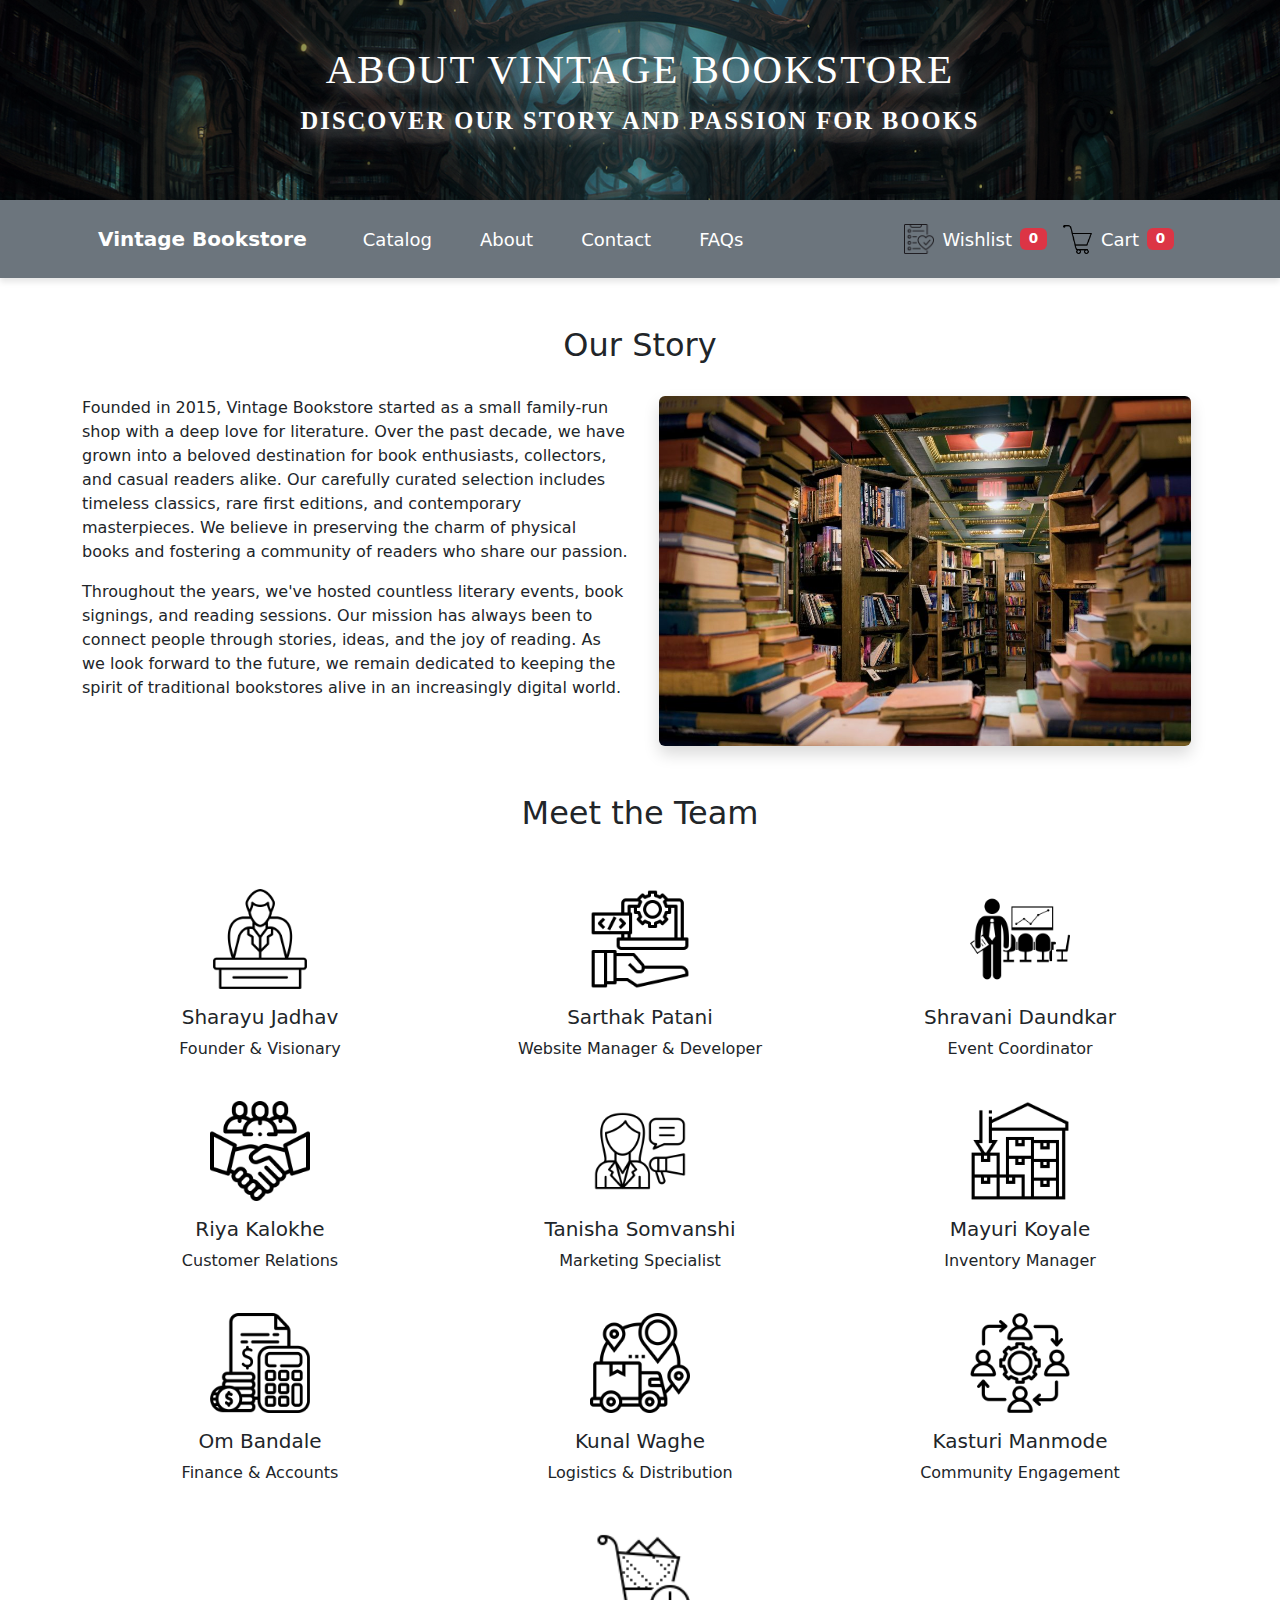
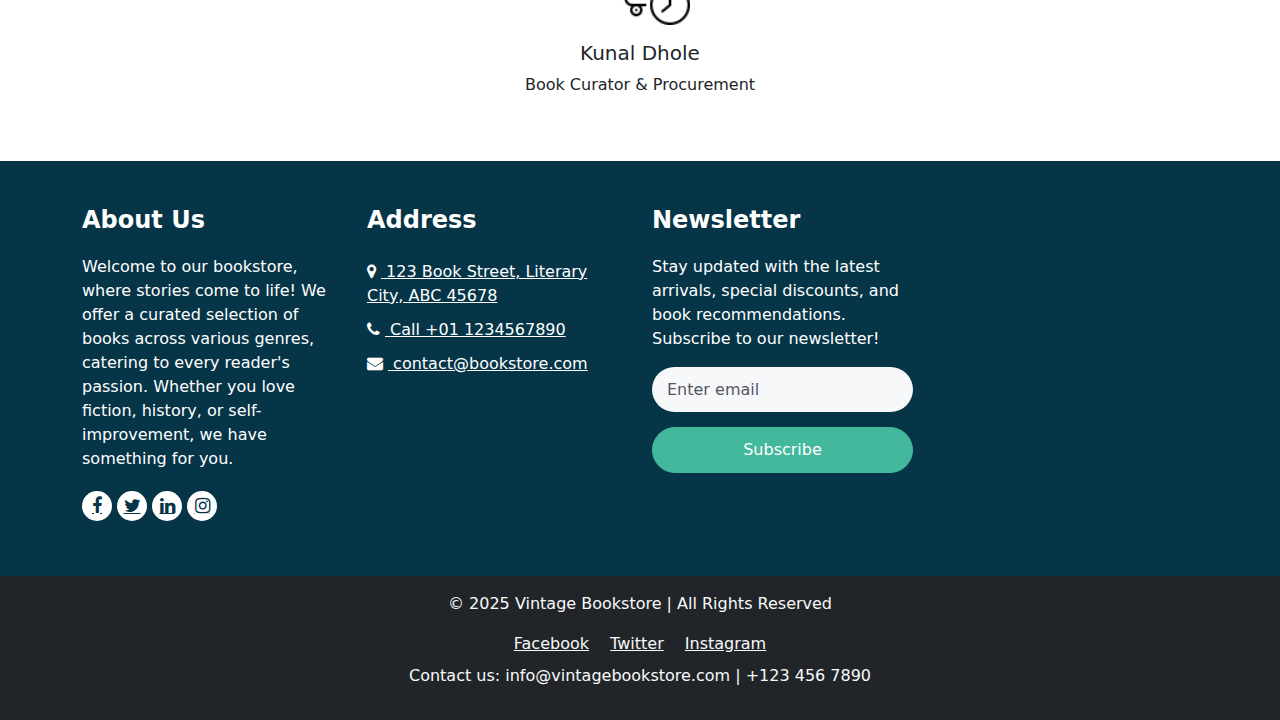
<file: about.html>
<!DOCTYPE html>
<html lang="en">
<head>
    <meta charset="UTF-8">
    <meta name="viewport" content="width=device-width, initial-scale=1.0">
    <title>About Us - Vintage Bookstore</title>

    <!-- Mobile Metas -->
  <meta name="viewport" content="width=device-width, initial-scale=1, shrink-to-fit=no" />
  <!-- Site Metas -->
  <link rel="icon" href="images/favicon.png" type="image/gif" />

  <!-- bootstrap core css -->
  <link rel="stylesheet" type="text/css" href="styles/bootstrap.css" />
  <!-- font awesome style -->
  <link href="styles/font-awesome.min.css" rel="stylesheet" />

  <!-- Custom styles for this template -->
  <link href="styles/style.css" rel="stylesheet" />
  <!-- responsive style -->
  <link href="styles/responsive.css" rel="stylesheet" />
    <link rel="stylesheet" href="styles/index.css">
    <link rel="stylesheet" href="https://cdn.jsdelivr.net/npm/bootstrap@5.3.0/dist/css/bootstrap.min.css">
</head>
<body>
    <header>
        <h1>About Vintage Bookstore</h1>
        <p>Discover Our Story and Passion for Books</p>
    </header>
    
    <nav class="navbar navbar-expand-lg navbar-dark bg-secondary py-3">
      <div class="container">
          <!-- Brand Name -->
          <a class="navbar-brand px-3" href="index.html">Vintage Bookstore</a>
  
          <!-- Navbar Toggler (for mobile) -->
          <button class="navbar-toggler me-3" type="button" data-bs-toggle="collapse" data-bs-target="#navbarNav">
              <span class="navbar-toggler-icon"></span>
          </button>
  
          <!-- Navbar Items -->
          <div class="collapse navbar-collapse" id="navbarNav">
              <ul class="navbar-nav me-auto">
                  <li class="nav-item px-3">
                      <a class="nav-link" href="catalogue.html">Catalog</a>
                  </li>
                  <li class="nav-item px-3">
                      <a class="nav-link" href="about.html">About</a>
                  </li>
                  <li class="nav-item px-3">
                      <a class="nav-link" href="contact.html">Contact</a>
                  </li>
                  <li class="nav-item px-3">
                      <a class="nav-link" href="faq.html">FAQs</a>
                  </li>
              </ul>
  
              <!-- Cart & Wishlist Icons (Aligned to the Right) -->
              <ul class="navbar-nav ms-auto pe-3">
                <li class="nav-item">
                  <a class="nav-link d-flex align-items-center" href="wishlist.html">
                      <img src="logos/wishlist.png" width="30" height="30" alt="Wishlist" class="me-2">
                      Wishlist
                      <span class="badge bg-danger ms-2" id="wishlistCount">0</span>
                  </a>
              </li>
                  <li class="nav-item">
                      <a class="nav-link d-flex align-items-center" href="cart.html">
                          <img src="logos/cart.png" width="30" height="30" alt="Cart" class="me-2">
                          Cart
                          <span class="badge bg-danger ms-2" id="cartCount">0</span>
                      </a>
                  </li>
              </ul>
          </div>
      </div>
  </nav>

    
    <section class="container my-5">
        <h2 class="text-center">Our Story</h2>
        <br>
        <div class="row">
            <div class="col-md-6">
                <p>
                    Founded in 2015, Vintage Bookstore started as a small family-run shop with a deep love for literature. Over the past decade, we have grown into a beloved destination for book enthusiasts, collectors, and casual readers alike. 
                    Our carefully curated selection includes timeless classics, rare first editions, and contemporary masterpieces. We believe in preserving the charm of physical books and fostering a community of readers who share our passion.
                </p>
                <p>
                    Throughout the years, we've hosted countless literary events, book signings, and reading sessions. Our mission has always been to connect people through stories, ideas, and the joy of reading. As we look forward to the future, we remain dedicated to keeping the spirit of traditional bookstores alive in an increasingly digital world.
                </p>
            </div>
            <div class="col-md-6 text-center">
                <img src="images/library.jpeg" alt="Vintage Bookstore Front"  class="img-fluid rounded shadow" style="max-width: 100%; height: 350px; display: block; margin: 0 auto;">
            </div>
        </div>
    </section>
    
    <section class="container my-5">
        <h2 class="text-center">Meet the Team</h2><br><br>
        <div class="row text-center">
            <div class="col-md-4">
                <img src="logos/founder.png" alt="Founder" class="img-fluid mb-3" width="100">
                <h5>Sharayu Jadhav</h5>
                <p>Founder & Visionary</p>
            </div>
            <div class="col-md-4">
                <img src="logos/digital-services.png" alt="Website Manager" class="img-fluid mb-3" width="100">
                <h5>Sarthak Patani</h5>
                <p>Website Manager & Developer</p>
            </div>
            <div class="col-md-4">
                <img src="logos/business.png" alt="Event Coordinator" class="img-fluid mb-3" width="100">
                <h5>Shravani Daundkar</h5>
                <p>Event Coordinator</p>
            </div>
        </div>
        <div class="row text-center mt-4">
            <div class="col-md-4">
                <img src="logos/handshake.png" alt="Customer Relations" class="img-fluid mb-3" width="100">
                <h5>Riya Kalokhe</h5>
                <p>Customer Relations</p>
            </div>
            <div class="col-md-4">
                <img src="logos/specialist.png" alt="Marketing Specialist" class="img-fluid mb-3" width="100">
                <h5>Tanisha Somvanshi</h5>
                <p>Marketing Specialist</p>
            </div>
            <div class="col-md-4">
                <img src="logos/warehouse.png" alt="Inventory Manager" class="img-fluid mb-3" width="100">
                <h5>Mayuri Koyale</h5>
                <p>Inventory Manager</p>
            </div>
        </div>
        <div class="row text-center mt-4">
            <div class="col-md-4">
                <img src="logos/budget.png" alt="Finance & Accounts" class="img-fluid mb-3" width="100">
                <h5>Om Bandale</h5>
                <p>Finance & Accounts</p>
            </div>
            <div class="col-md-4">
                <img src="logos/logistics.png" alt="Logistics" class="img-fluid mb-3" width="100">
                <h5>Kunal Waghe</h5>
                <p>Logistics & Distribution</p>
            </div>
            <div class="col-md-4">
                <img src="logos/participation.png" alt="Community Engagement" class="img-fluid mb-3" width="100">
                <h5>Kasturi Manmode</h5>
                <p>Community Engagement</p>
            </div>
        </div>
        <div class="row text-center mt-4">
            <div class="col-md-4 mx-auto">
                <img src="logos/icons8-procurement-80.png" alt="Book Curator" class="img-fluid mb-3" width="100">
                <h5>Kunal Dhole</h5>
                <p>Book Curator & Procurement</p>
            </div>
        </div>
    </section>
    
    <section class="info_section layout_padding2">
        <div class="container">
          <div class="row">
            <div class="col-md-6 col-lg-3 info-col">
              <div class="info_detail">
                <h4>
                  About Us
                </h4>
                <p>
                  Welcome to our bookstore, where stories come to life! We offer a curated selection of books across various genres, catering to every reader's passion. Whether you love fiction, history, or self-improvement, we have something for you.
                </p>
                <div class="info_social">
                  <a href="">
                    <i class="fa fa-facebook" aria-hidden="true"></i>
                  </a>
                  <a href="">
                    <i class="fa fa-twitter" aria-hidden="true"></i>
                  </a>
                  <a href="">
                    <i class="fa fa-linkedin" aria-hidden="true"></i>
                  </a>
                  <a href="">
                    <i class="fa fa-instagram" aria-hidden="true"></i>
                  </a>
                </div>
              </div>
            </div>
            <div class="col-md-6 col-lg-3 info-col">
              <div class="info_contact">
                <h4>
                  Address
                </h4>
                <div class="contact_link_box">
                  <a href="">
                    <i class="fa fa-map-marker" aria-hidden="true"></i>
                    <span>
                      123 Book Street, Literary City, ABC 45678
                    </span>
                  </a>
                  <a href="">
                    <i class="fa fa-phone" aria-hidden="true"></i>
                    <span>
                      Call +01 1234567890
                    </span>
                  </a>
                  <a href="">
                    <i class="fa fa-envelope" aria-hidden="true"></i>
                    <span>
                      contact@bookstore.com
                    </span>
                  </a>
                </div>
              </div>
            </div>
            <div class="col-md-6 col-lg-3 info-col">
              <div class="info_contact">
                <h4>
                  Newsletter
                </h4>
                <p>Stay updated with the latest arrivals, special discounts, and book recommendations. Subscribe to our newsletter!</p>
                <form action="#">
                  <input type="text" placeholder="Enter email" />
                  <button type="submit">
                    Subscribe
                  </button>
                </form>
              </div>
            </div>
            <div class="col-md-6 col-lg-3 info-col">
              <div class="map_container">
                <div class="map">
                  <div id="googleMap"></div>
                </div>
              </div>
            </div>
          </div>
        </div>
    </section>
    
    <footer class="bg-dark text-light text-center py-3">
        <p>&copy; 2025 Vintage Bookstore | All Rights Reserved</p>
        <div class="social-links mt-2">
            <a href="#" class="text-light me-3">Facebook</a>
            <a href="#" class="text-light me-3">Twitter</a>
            <a href="#" class="text-light">Instagram</a>
        </div>
        <p class="mt-2">Contact us: info@vintagebookstore.com | +123 456 7890</p>
    </footer>
    
    <script src="https://cdn.jsdelivr.net/npm/bootstrap@5.3.0/dist/js/bootstrap.bundle.min.js"></script>
    <script src="js/cart.js"></script>
</body>
</html>
</file>
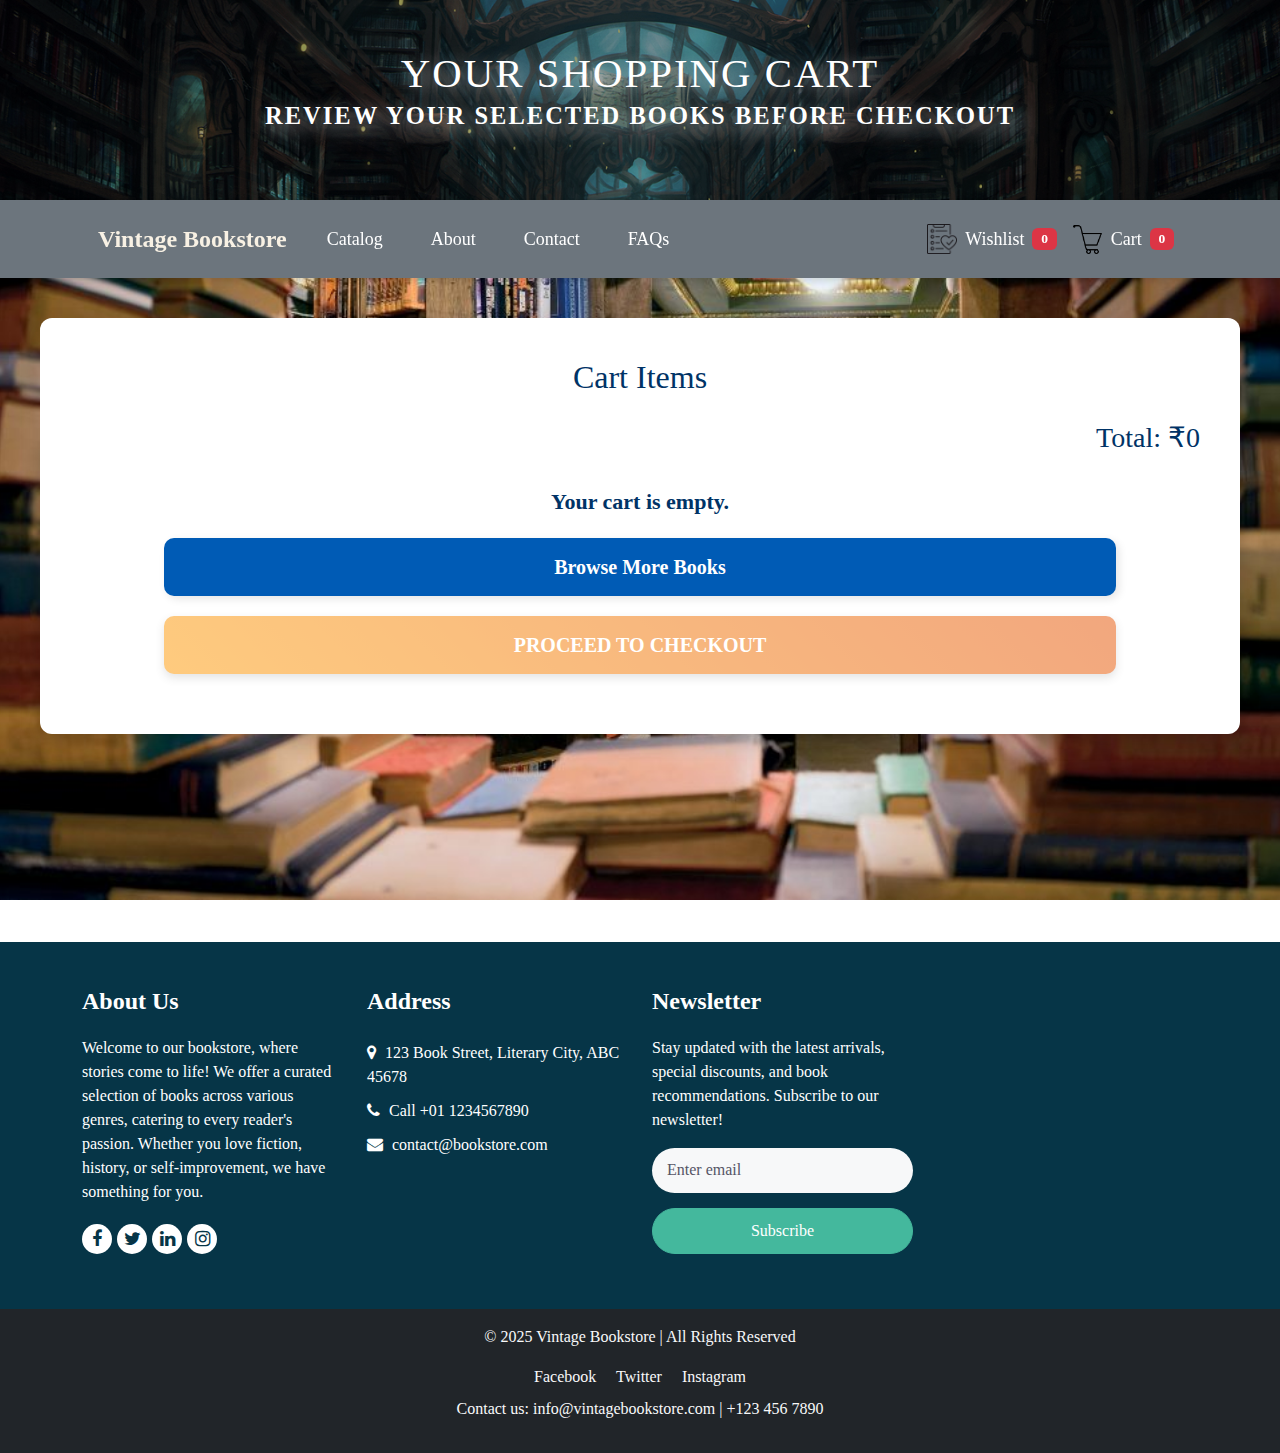
<file: cart.html>
<!DOCTYPE html>
<html lang="en">
<head>
    <meta charset="UTF-8">
    <title>Shopping Cart - Vintage Bookstore</title>
    <meta name="viewport" content="width=device-width, initial-scale=1, shrink-to-fit=no">

    <!-- Bootstrap & FontAwesome -->
    <link rel="stylesheet" href="https://cdn.jsdelivr.net/npm/bootstrap@5.3.0/dist/css/bootstrap.min.css">
    <link href="styles/font-awesome.min.css" rel="stylesheet">
    <link rel="icon" href="images/favicon.png" type="image/gif" />
    <!-- Custom Styles -->
    <link rel="stylesheet" href="styles/style.css">
    <link rel="stylesheet" href="styles/index.css">
    <style>
   body {
    background: url('images/library.jpeg') no-repeat center center fixed;
    background-size: cover;
    font-family: 'Georgia', serif;
    color: #333;
}

.cart-container {
    max-width: 1200px; /* Increased width */
    margin: 40px auto;
    padding: 40px;
    background: white;
    border-radius: 12px;
    box-shadow: 0 8px 20px rgba(0, 0, 0, 0.2);
}

h2 {
    text-align: center;
    font-size: 32px; /* Increased font size */
    margin-bottom: 25px;
    color: #003366; /* Dark blue shade */
}

.table {
    border-radius: 10px;
    overflow: hidden;
    width: 100%; /* Make table occupy full width */
}

th {
    background: #003366; /* Deep blue */
    color: white;
    font-size: 20px;
    padding: 14px;
    text-transform: uppercase;
}

td {
    padding: 18px;
    font-size: 18px;
    background: #fef3e0; /* Light orange background for contrast */
    color: #333;
}

td:nth-child(even) {
    background: #ffe4c4; /* Slightly darker orange for alternation */
}

.btn-remove {
    background: crimson;
    color: white;
    border: none;
    padding: 10px 16px;
    cursor: pointer;
    border-radius: 6px;
    transition: background 0.3s ease-in-out;
    font-size: 16px;
}

.btn-remove:hover {
    background: darkred;
}

.total-section {
    text-align: right;
    margin-top: 25px;
    font-size: 22px;
    font-weight: bold;
    color: #003366;
}

.checkout-btn, .browse-btn {
    color: white;
    padding: 14px 28px;
    border-radius: 10px;
    font-size: 20px;
    font-weight: bold;
    cursor: pointer;
    transition: all 0.3s ease-in-out;
    display: block;
    text-align: center;
    text-decoration: none;
    margin: 20px auto;
    width: 85%;
}

.checkout-btn {
    background-color: #ed782b; /* Vibrant orange */
}

.checkout-btn:hover {
    background-color: #d5641f;
}

.browse-btn {
    background-color: #005bb5; /* Blue */
}

.browse-btn:hover {
    background: #003f7f;
    color: aliceblue;
}

.empty-cart {
    text-align: center;
    font-size: 22px;
    margin-top: 30px;
    font-weight: bold;
    color: #003366;
}
</style>
</head>
<body>

<header>
    <h1>Your Shopping Cart</h1>
    <p>Review your selected books before checkout</p>
</header>
<nav class="navbar navbar-expand-lg navbar-dark bg-secondary py-3">
    <div class="container">
        <!-- Brand Name -->
        <a class="navbar-brand px-3" href="index.html">Vintage Bookstore</a>

        <!-- Navbar Toggler (for mobile) -->
        <button class="navbar-toggler me-3" type="button" data-bs-toggle="collapse" data-bs-target="#navbarNav">
            <span class="navbar-toggler-icon"></span>
        </button>

        <!-- Navbar Items -->
        <div class="collapse navbar-collapse" id="navbarNav">
            <ul class="navbar-nav me-auto">
                <li class="nav-item px-3">
                    <a class="nav-link" href="catalogue.html">Catalog</a>
                </li>
                <li class="nav-item px-3">
                    <a class="nav-link" href="about.html">About</a>
                </li>
                <li class="nav-item px-3">
                    <a class="nav-link" href="contact.html">Contact</a>
                </li>
                <li class="nav-item px-3">
                    <a class="nav-link" href="faq.html">FAQs</a>
                </li>
            </ul>

            <!-- Cart & Wishlist Icons (Aligned to the Right) -->
            <ul class="navbar-nav ms-auto pe-3">
              <li class="nav-item">
                <a class="nav-link d-flex align-items-center" href="wishlist.html">
                    <img src="logos/wishlist.png" width="30" height="30" alt="Wishlist" class="me-2">
                    Wishlist
                    <span class="badge bg-danger ms-2" id="wishlistCount">0</span>
                </a>
            </li>
                <li class="nav-item">
                    <a class="nav-link d-flex align-items-center" href="cart.html">
                        <img src="logos/cart.png" width="30" height="30" alt="Cart" class="me-2">
                        Cart
                        <span class="badge bg-danger ms-2" id="cartCount">0</span>
                    </a>
                </li>
            </ul>
        </div>
    </div>
</nav>

<div class="container cart-container">
    <h2>Cart Items</h2>
    <table class="table table-bordered" id="cartTable">
        <thead>
            <tr>
                <th>Book</th>
                <th>Price</th>
                <th>Quantity</th>
                <th>Total</th>
                <th>Actions</th>
            </tr>
        </thead>
        <tbody id="cartItems"></tbody>
    </table>
    <div class="total-section">
        <h3>Total: ₹<span id="cartTotal">0</span></h3>
    </div>
    
    <div id="emptyCartMessage" class="empty-cart">Your cart is empty.</div>
   <div> <a href="catalogue.html" class="browse-btn">Browse More Books</a>
    <button class="checkout-btn" onclick="proceedToCheckout()">Proceed to Checkout</button>
</div>
</div>


<br><br><br><br><br><br><br>
<section class="info_section layout_padding2">
    <div class="container">
      <div class="row">
        <div class="col-md-6 col-lg-3 info-col">
          <div class="info_detail">
            <h4>
              About Us
            </h4>
            <p>
              Welcome to our bookstore, where stories come to life! We offer a curated selection of books across various genres, catering to every reader's passion. Whether you love fiction, history, or self-improvement, we have something for you.
            </p>
            <div class="info_social">
              <a href="">
                <i class="fa fa-facebook" aria-hidden="true"></i>
              </a>
              <a href="">
                <i class="fa fa-twitter" aria-hidden="true"></i>
              </a>
              <a href="">
                <i class="fa fa-linkedin" aria-hidden="true"></i>
              </a>
              <a href="">
                <i class="fa fa-instagram" aria-hidden="true"></i>
              </a>
            </div>
          </div>
        </div>
        <div class="col-md-6 col-lg-3 info-col">
          <div class="info_contact">
            <h4>
              Address
            </h4>
            <div class="contact_link_box">
              <a href="">
                <i class="fa fa-map-marker" aria-hidden="true"></i>
                <span>
                  123 Book Street, Literary City, ABC 45678
                </span>
              </a>
              <a href="">
                <i class="fa fa-phone" aria-hidden="true"></i>
                <span>
                  Call +01 1234567890
                </span>
              </a>
              <a href="">
                <i class="fa fa-envelope" aria-hidden="true"></i>
                <span>
                  contact@bookstore.com
                </span>
              </a>
            </div>
          </div>
        </div>
        <div class="col-md-6 col-lg-3 info-col">
          <div class="info_contact">
            <h4>
              Newsletter
            </h4>
            <p>Stay updated with the latest arrivals, special discounts, and book recommendations. Subscribe to our newsletter!</p>
            <form action="#">
              <input type="text" placeholder="Enter email" />
              <button type="submit">
                Subscribe
              </button>
            </form>
          </div>
        </div>
        <div class="col-md-6 col-lg-3 info-col">
          <div class="map_container">
            <div class="map">
              <div id="googleMap"></div>
            </div>
          </div>
        </div>
      </div>
    </div>
  </section>
  
  <footer class="bg-dark text-light text-center py-3">
    <p>&copy; 2025 Vintage Bookstore | All Rights Reserved</p>
    <div class="social-links mt-2">
        <a href="#" class="text-light me-3">Facebook</a>
        <a href="#" class="text-light me-3">Twitter</a>
        <a href="#" class="text-light">Instagram</a>
    </div>
    <p class="mt-2">Contact us: info@vintagebookstore.com | +123 456 7890</p>
  </footer>




<script>
    function loadCart() {
        let cart = JSON.parse(localStorage.getItem("cart")) || [];
        let cartTable = document.getElementById("cartItems");
        let cartTotal = document.getElementById("cartTotal");
        let emptyCartMessage = document.getElementById("emptyCartMessage");
        let checkoutBtn = document.querySelector(".checkout-btn");
        cartTable.innerHTML = "";
        let total = 0;

        if (cart.length === 0) {
            emptyCartMessage.style.display = "block";
            document.getElementById("cartTable").style.display = "none";
            checkoutBtn.disabled = true;
            checkoutBtn.style.opacity = "0.5";
            return;
        } else {
            emptyCartMessage.style.display = "none";
            document.getElementById("cartTable").style.display = "table";
            checkoutBtn.disabled = false;
            checkoutBtn.style.opacity = "1";
        }

        cart.forEach(item => {
            let itemTotal = item.price * item.quantity;
            total += itemTotal;
            cartTable.innerHTML += `
                <tr>
                    <td>${item.title}</td>
                    <td>₹${item.price}</td>
                    <td>${item.quantity}</td>
                    <td>₹${itemTotal}</td>
                    <td><button class="btn-remove" onclick="removeFromCart(${item.id})">Remove</button></td>
                </tr>
            `;
        });
        cartTotal.textContent = total;
    }

    function removeFromCart(bookId) {
        let cart = JSON.parse(localStorage.getItem("cart")) || [];
        cart = cart.filter(item => item.id !== bookId);
        localStorage.setItem("cart", JSON.stringify(cart));
        loadCart();

        if (cart.length === 0) {
    localStorage.removeItem("cart"); // Clear cart data
    setTimeout(() => {
        location.reload(); // Refresh the page
    }, 500);
    return;
}
    }

    function proceedToCheckout() {
        let cart = JSON.parse(localStorage.getItem("cart")) || [];
        if (cart.length === 0) {
            alert("Your cart is empty. Add books before proceeding to checkout.");
            return;
        }
        window.location.href = "checkout.html";
    }

    document.addEventListener("DOMContentLoaded", loadCart);
</script>
<script src="js/cart.js"></script>
<script src="https://cdn.jsdelivr.net/npm/bootstrap@5.3.0/dist/js/bootstrap.bundle.min.js"></script>
</body>
</html>
</file>
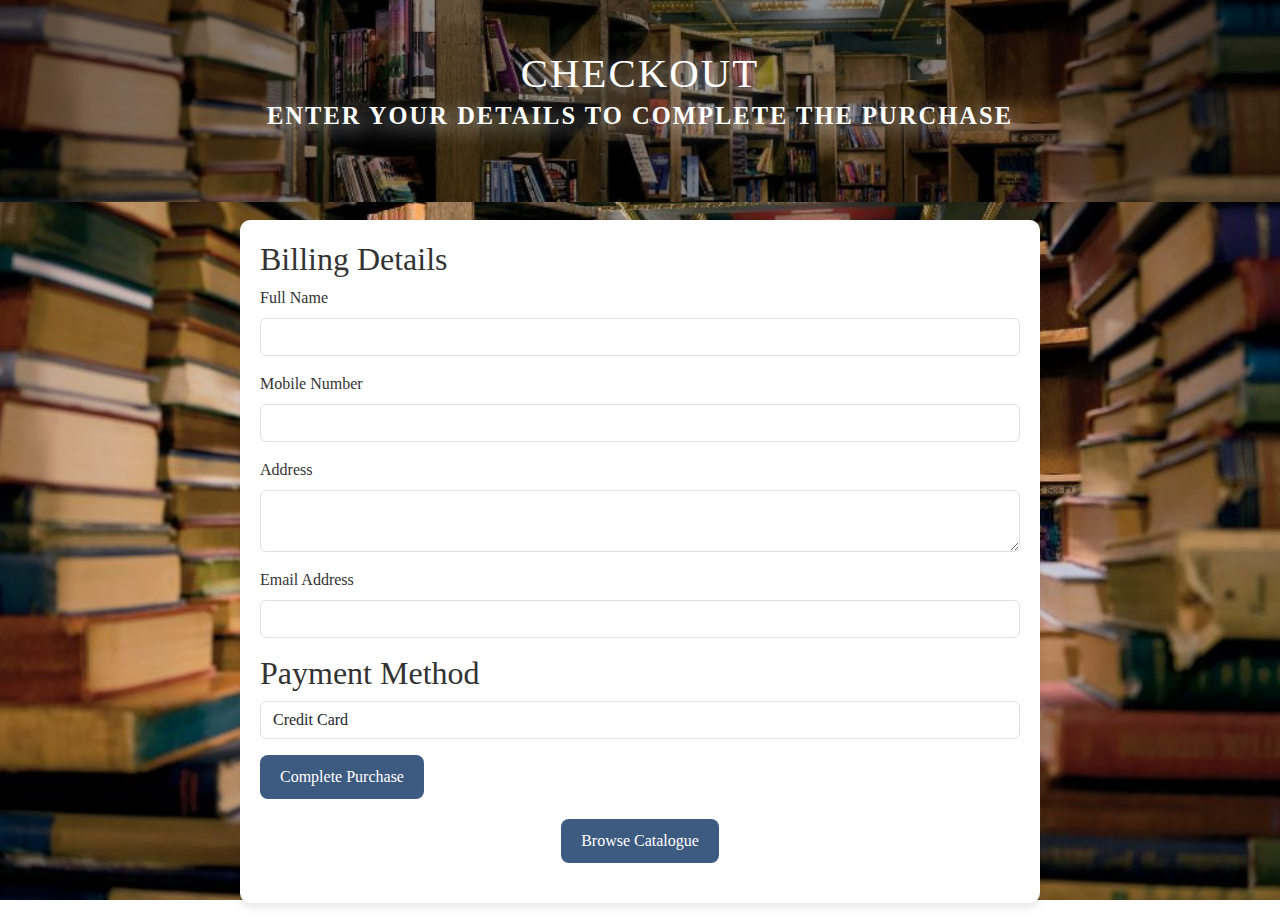
<file: checkout.html>
<!DOCTYPE html>
<html lang="en">
<head>
    <meta charset="UTF-8">
    <title>Checkout - Vintage Bookstore</title>
    <meta name="viewport" content="width=device-width, initial-scale=1, shrink-to-fit=no">
    <link rel="icon" href="images/favicon.png" type="image/gif" />
    <!-- Bootstrap & FontAwesome -->
    <link rel="stylesheet" href="https://cdn.jsdelivr.net/npm/bootstrap@5.3.0/dist/css/bootstrap.min.css">
    <link href="styles/font-awesome.min.css" rel="stylesheet">

    <!-- Custom Styles -->
    <link rel="stylesheet" href="styles/style.css">
    <link rel="stylesheet" href="styles/index.css">
    <style>
     body {
    background: url('images/library.jpeg') no-repeat center center fixed;
    background-size: cover;
    font-family: 'Georgia', serif;
    color: #333;
}
header
{
    background: url('images/library.jpeg') no-repeat center center fixed;
    background-size: cover;
}

        .checkout-container {
            max-width: 800px;
            margin: 20px auto;
            padding: 20px;
            background: #fff;
            border-radius: 10px;
            box-shadow: 0 4px 10px rgba(0,0,0,0.1);
        }

        .btn-complete {
            background-color: #3d5a80;
            color: white;
            padding: 10px 20px;
            border-radius: 8px;
            font-size: 16px;
            cursor: pointer;
            transition: 0.3s;
            border: none;
        }

        .btn-complete:hover {
            background-color: #293241;
        }

        .invoice {
    display: none;
    max-width: 800px;
    margin: 40px auto;
    padding: 30px;
    background: rgba(255, 255, 255, 0.9);
    border-radius: 12px;
    box-shadow: 0 6px 15px rgba(0, 0, 0, 0.2);
    text-align: center;
    background-image: url('images/contact-img.jpg'); /* Add your background image */
    background-size: cover;
    background-position: center;
    background-blend-mode:saturation;
}

.invoice h2, .invoice h3 {
    font-size: 26px;
    font-weight: bold;
    color: #2b2d42;
    margin-bottom: 15px;
}

.invoice p, .invoice ul {
    font-size: 18px;
    color: #333;
}

.invoice ul {
    list-style-type: none;
    padding: 0;
}

.invoice ul li {
    padding: 6px 0;
}

.back-home {
    font-size: 18px;
    padding: 12px 25px;
    margin-top: 20px;
}

.back-home {
    font-size: 18px;
    padding: 12px 25px;
    margin-top: 20px;
}

        .back-home {
            display: block;
            margin: 20px auto;
            text-align: center;
            background-color: #3d5a80;
            color: white;
            padding: 10px 20px;
            border-radius: 8px;
            font-size: 16px;
            text-decoration: none;
            transition: 0.3s;
            width: fit-content;
        }

        .back-home:hover {
            background-color: #293241;
        }

        @keyframes fadeIn {
    from {
        opacity: 0;
        transform: translateY(-10px);
    }
    to {
        opacity: 1;
        transform: translateY(0);
    }
}

@keyframes scaleUp {
    from {
        transform: scale(0.9);
        opacity: 0.7;
    }
    to {
        transform: scale(1);
        opacity: 1;
    }
}

.invoice {
    animation: fadeIn 0.8s ease-in-out;
}

.back-home {
    animation: scaleUp 0.5s ease-in-out;
}
    </style>
</head>
<body>

<header>
    <h1>Checkout</h1>
    <p>Enter your details to complete the purchase</p>
</header>

<div class="container checkout-container">
    <h2>Billing Details</h2>
    <form id="checkoutForm">
        <div class="mb-3">
            <label class="form-label">Full Name</label>
            <input type="text" class="form-control" id="name" required>
        </div>
        <div class="mb-3">
            <label class="form-label">Mobile Number</label>
            <input type="tel" class="form-control" id="mobile" required>
        </div>
        <div class="mb-3">
            <label class="form-label">Address</label>
            <textarea class="form-control" id="address" required></textarea>
        </div>
        <div class="mb-3">
            <label class="form-label">Email Address</label>
            <input type="email" class="form-control" id="email" required>
        </div>

        <h2>Payment Method</h2>
        <div class="mb-3">
            <select class="form-control" id="paymentMethod">
                <option value="Credit Card">Credit Card</option>
                <option value="UPI">UPI</option>
                <option value="Cash on Delivery">Cash on Delivery</option>
            </select>
        </div>

        <button type="submit" class="btn-complete">Complete Purchase</button>
    </form>
    <a href="catalogue.html" class="back-home" >Browse Catalogue</a>
</div>

<!-- Invoice Section -->
<div class="container invoice" id="invoice">
    <h2>Invoice</h2>
    <p><strong>Customer ID:</strong> <span id="customerId"></span></p>
    <p><strong>Order ID:</strong> <span id="orderId"></span></p>
    <p><strong>Name:</strong> <span id="invoiceName"></span></p>
    <p><strong>Mobile:</strong> <span id="invoiceMobile"></span></p>
    <p><strong>Address:</strong> <span id="invoiceAddress"></span></p>
    <p><strong>Email:</strong> <span id="invoiceEmail"></span></p>
    <p><strong>Payment Method:</strong> <span id="invoicePayment"></span></p>
    <h3>Order Summary</h3>
    <ul id="invoiceItems"></ul>
    <h3>Total: ₹<span id="invoiceTotal"></span></h3>
    <a href="index.html" class="back-home">Back to Home</a>
</div>

<script>
   document.getElementById("checkoutForm").addEventListener("submit", function(e) {
    e.preventDefault();
    let name = document.getElementById("name").value;
    let email = document.getElementById("email").value;
    let mobile = document.getElementById("mobile").value;
    let address = document.getElementById("address").value;
    let paymentMethod = document.getElementById("paymentMethod").value;
    let cart = JSON.parse(localStorage.getItem("cart")) || [];

    if (cart.length === 0) {
        alert("Your cart is empty. Add books before proceeding to checkout.");
        return;
    }

    let customerId = Math.floor(1000 + Math.random() * 9000);
    let orderId = Math.floor(10000 + Math.random() * 90000);

    document.getElementById("customerId").textContent = customerId;
    document.getElementById("orderId").textContent = orderId;
    document.getElementById("invoiceName").textContent = name;
    document.getElementById("invoiceEmail").textContent = email;
    document.getElementById("invoiceMobile").textContent = mobile;
    document.getElementById("invoiceAddress").textContent = address;
    document.getElementById("invoicePayment").textContent = paymentMethod;
    
    let total = 0;
    let invoiceItems = document.getElementById("invoiceItems");
    invoiceItems.innerHTML = "";
    cart.forEach(item => {
        let itemTotal = item.price * item.quantity;
        total += itemTotal;
        let listItem = document.createElement("li");
        listItem.textContent = `${item.title} - ₹${item.price} x ${item.quantity} = ₹${itemTotal}`;
        invoiceItems.appendChild(listItem);
    });
    document.getElementById("invoiceTotal").textContent = total;

    document.querySelector(".checkout-container").style.display = "none";
    document.getElementById("invoice").style.display = "block";
    localStorage.removeItem("cart");
});
</script>

</body>
</html>
</file>
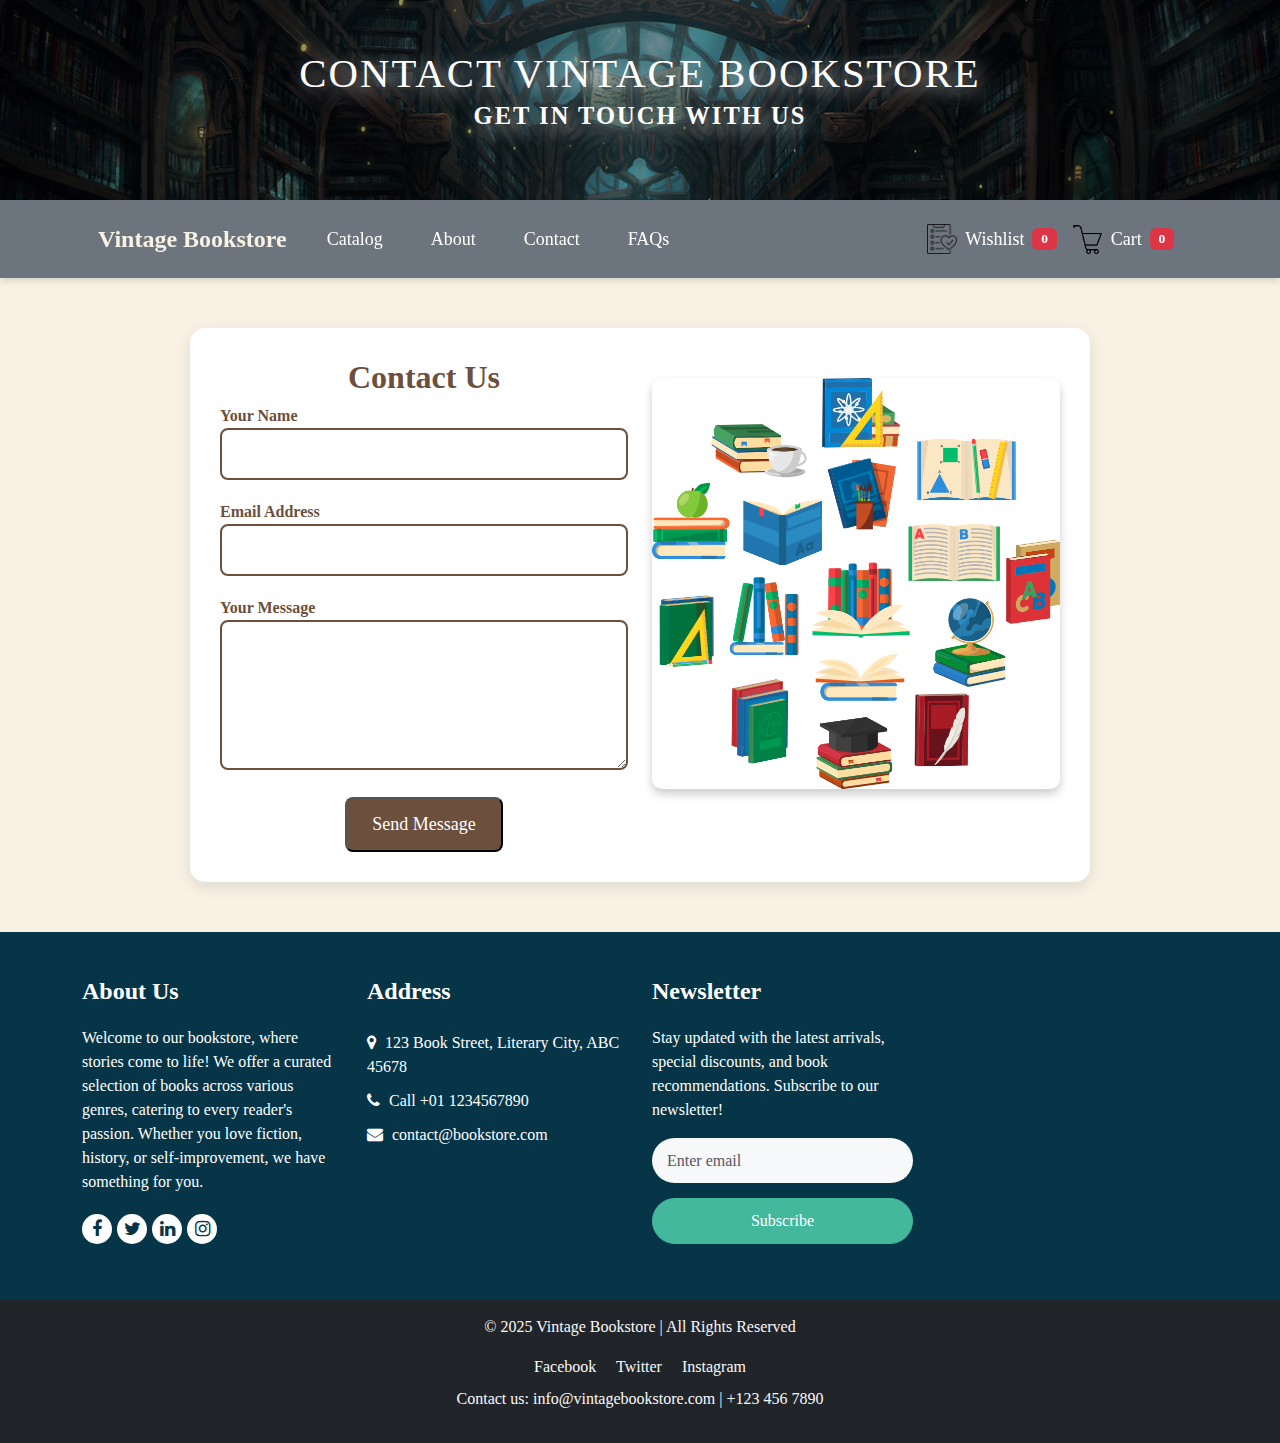
<file: contact.html>
<!DOCTYPE html>
<html lang="en">
<head>
    <meta charset="UTF-8">
    <title>Contact Us - Vintage Bookstore</title>
    <meta name="viewport" content="width=device-width, initial-scale=1, shrink-to-fit=no">

    <!-- Bootstrap & FontAwesome -->
    <link rel="stylesheet" href="https://cdn.jsdelivr.net/npm/bootstrap@5.3.0/dist/css/bootstrap.min.css">
    <link href="styles/font-awesome.min.css" rel="stylesheet">
    <link rel="icon" href="images/favicon.png" type="image/gif" />
    <!-- Custom Styles -->
    <link rel="stylesheet" href="styles/style.css">
    <link rel="stylesheet" href="styles/index.css">

    <style>

        .contact-container {
            max-width: 900px;
            margin: 50px auto;
            padding: 30px;
            background: #fff;
            border-radius: 15px;
            box-shadow: 0 5px 15px rgba(0,0,0,0.1);
        }

        h2 {
            text-align: center;
            color: #6c4f3d;
            font-weight: bold;
        }

        .form-group {
            margin-bottom: 20px;
        }

        label {
            font-weight: bold;
            color: #6c4f3d;
        }

        input, textarea {
            width: 100%;
            padding: 12px;
            border: 2px solid #6c4f3d;
            border-radius: 8px;
            font-size: 16px;
            transition: border 0.3s;
        }

        input:focus, textarea:focus {
            border-color: #543b28;
            outline: none;
        }

        textarea {
            height: 150px;
            resize: vertical;
        }

        .btn-submit {
            background-color: #6c4f3d;
            color: white;
            padding: 12px 25px;
            border-radius: 8px;
            font-size: 18px;
            cursor: pointer;
            transition: 0.3s;
            display: block;
            margin: 0 auto;
        }

        .btn-submit:hover {
            background-color: #543b28;
        }

        /* Thank You Pop-up */
        #thankYouMessage {
            display: none;
            text-align: center;
            padding: 30px;
            background-color: #fff8e7;
            border-radius: 10px;
            margin-top: 20px;
            box-shadow: 0 5px 10px rgba(0, 0, 0, 0.2);
        }

        #thankYouMessage h2 {
            color: #6c4f3d;
            margin-bottom: 15px;
        }

        #thankYouMessage p {
            font-size: 18px;
            line-height: 1.6;
        }

        /* Image Styling */
        .img-container {
            text-align: center;
            margin-top: 20px;
        }

        .img-container img {
            max-width: 100%;
            height: auto;
            border-radius: 10px;
            box-shadow: 0 5px 10px rgba(0, 0, 0, 0.2);
        }
    </style>
</head>
<body>

<header>
    <h1>Contact Vintage Bookstore</h1>
    <p>Get in touch with us</p>
</header>

<nav class="navbar navbar-expand-lg navbar-dark bg-secondary py-3">
  <div class="container">
      <!-- Brand Name -->
      <a class="navbar-brand px-3" href="index.html">Vintage Bookstore</a>

      <!-- Navbar Toggler (for mobile) -->
      <button class="navbar-toggler me-3" type="button" data-bs-toggle="collapse" data-bs-target="#navbarNav">
          <span class="navbar-toggler-icon"></span>
      </button>

      <!-- Navbar Items -->
      <div class="collapse navbar-collapse" id="navbarNav">
          <ul class="navbar-nav me-auto">
              <li class="nav-item px-3">
                  <a class="nav-link" href="catalogue.html">Catalog</a>
              </li>
              <li class="nav-item px-3">
                  <a class="nav-link" href="about.html">About</a>
              </li>
              <li class="nav-item px-3">
                  <a class="nav-link" href="contact.html">Contact</a>
              </li>
              <li class="nav-item px-3">
                  <a class="nav-link" href="faq.html">FAQs</a>
              </li>
          </ul>

          <!-- Cart & Wishlist Icons (Aligned to the Right) -->
          <ul class="navbar-nav ms-auto pe-3">
            <li class="nav-item">
              <a class="nav-link d-flex align-items-center" href="wishlist.html">
                  <img src="logos/wishlist.png" width="30" height="30" alt="Wishlist" class="me-2">
                  Wishlist
                  <span class="badge bg-danger ms-2" id="wishlistCount">0</span>
              </a>
          </li>
              <li class="nav-item">
                  <a class="nav-link d-flex align-items-center" href="cart.html">
                      <img src="logos/cart.png" width="30" height="30" alt="Cart" class="me-2">
                      Cart
                      <span class="badge bg-danger ms-2" id="cartCount">0</span>
                  </a>
              </li>
          </ul>
      </div>
  </div>
</nav>


<!-- Contact Form Section -->
<div class="container contact-container">
    <div class="row">
        <!-- Contact Form Column -->
        <div class="col-md-6">
            <h2>Contact Us</h2>
            <form id="contactForm">
                <div class="form-group">
                    <label for="name">Your Name</label>
                    <input type="text" id="name" required>
                </div>

                <div class="form-group">
                    <label for="email">Email Address</label>
                    <input type="email" id="email" required>
                </div>

                <div class="form-group">
                    <label for="message">Your Message</label>
                    <textarea id="message" required></textarea>
                </div>

                <button type="submit" class="btn-submit">Send Message</button>
            </form>

            <!-- Thank You Message -->
            <div id="thankYouMessage">
                <h2>Thank You!</h2>
                <p>Your message has been sent successfully. Our team will get back to you soon.</p>
                <p>Meanwhile, feel free to explore our collection of vintage books.</p>
            </div>
        </div>

        <!-- Image Column -->
        <div class="col-md-6 img-container">
            <img src="images/contact-img.png" alt="Contact Vintage Bookstore">
        </div>
    </div>
</div>



<section class="info_section layout_padding2">
  <div class="container">
    <div class="row">
      <div class="col-md-6 col-lg-3 info-col">
        <div class="info_detail">
          <h4>
            About Us
          </h4>
          <p>
            Welcome to our bookstore, where stories come to life! We offer a curated selection of books across various genres, catering to every reader's passion. Whether you love fiction, history, or self-improvement, we have something for you.
          </p>
          <div class="info_social">
            <a href="">
              <i class="fa fa-facebook" aria-hidden="true"></i>
            </a>
            <a href="">
              <i class="fa fa-twitter" aria-hidden="true"></i>
            </a>
            <a href="">
              <i class="fa fa-linkedin" aria-hidden="true"></i>
            </a>
            <a href="">
              <i class="fa fa-instagram" aria-hidden="true"></i>
            </a>
          </div>
        </div>
      </div>
      <div class="col-md-6 col-lg-3 info-col">
        <div class="info_contact">
          <h4>
            Address
          </h4>
          <div class="contact_link_box">
            <a href="">
              <i class="fa fa-map-marker" aria-hidden="true"></i>
              <span>
                123 Book Street, Literary City, ABC 45678
              </span>
            </a>
            <a href="">
              <i class="fa fa-phone" aria-hidden="true"></i>
              <span>
                Call +01 1234567890
              </span>
            </a>
            <a href="">
              <i class="fa fa-envelope" aria-hidden="true"></i>
              <span>
                contact@bookstore.com
              </span>
            </a>
          </div>
        </div>
      </div>
      <div class="col-md-6 col-lg-3 info-col">
        <div class="info_contact">
          <h4>
            Newsletter
          </h4>
          <p>Stay updated with the latest arrivals, special discounts, and book recommendations. Subscribe to our newsletter!</p>
          <form action="#">
            <input type="text" placeholder="Enter email" />
            <button type="submit">
              Subscribe
            </button>
          </form>
        </div>
      </div>
      <div class="col-md-6 col-lg-3 info-col">
        <div class="map_container">
          <div class="map">
            <div id="googleMap"></div>
          </div>
        </div>
      </div>
    </div>
  </div>
</section>

<footer class="bg-dark text-light text-center py-3">
  <p>&copy; 2025 Vintage Bookstore | All Rights Reserved</p>
  <div class="social-links mt-2">
      <a href="#" class="text-light me-3">Facebook</a>
      <a href="#" class="text-light me-3">Twitter</a>
      <a href="#" class="text-light">Instagram</a>
  </div>
  <p class="mt-2">Contact us: info@vintagebookstore.com | +123 456 7890</p>
</footer>
<script>
    document.getElementById("contactForm").addEventListener("submit", function(e) {
        e.preventDefault();

        // Hide form and show thank-you message
        document.getElementById("contactForm").style.display = "none";
        document.getElementById("thankYouMessage").style.display = "block";

        // Smooth scroll to thank-you message
        document.getElementById("thankYouMessage").scrollIntoView({ behavior: 'smooth' });

        // Reset form fields (optional)
        this.reset();
    });
</script>
<script src="js/cart.js"></script>
<script src="https://cdn.jsdelivr.net/npm/bootstrap@5.3.0/dist/js/bootstrap.bundle.min.js"></script>
</body>
</html>
</file>
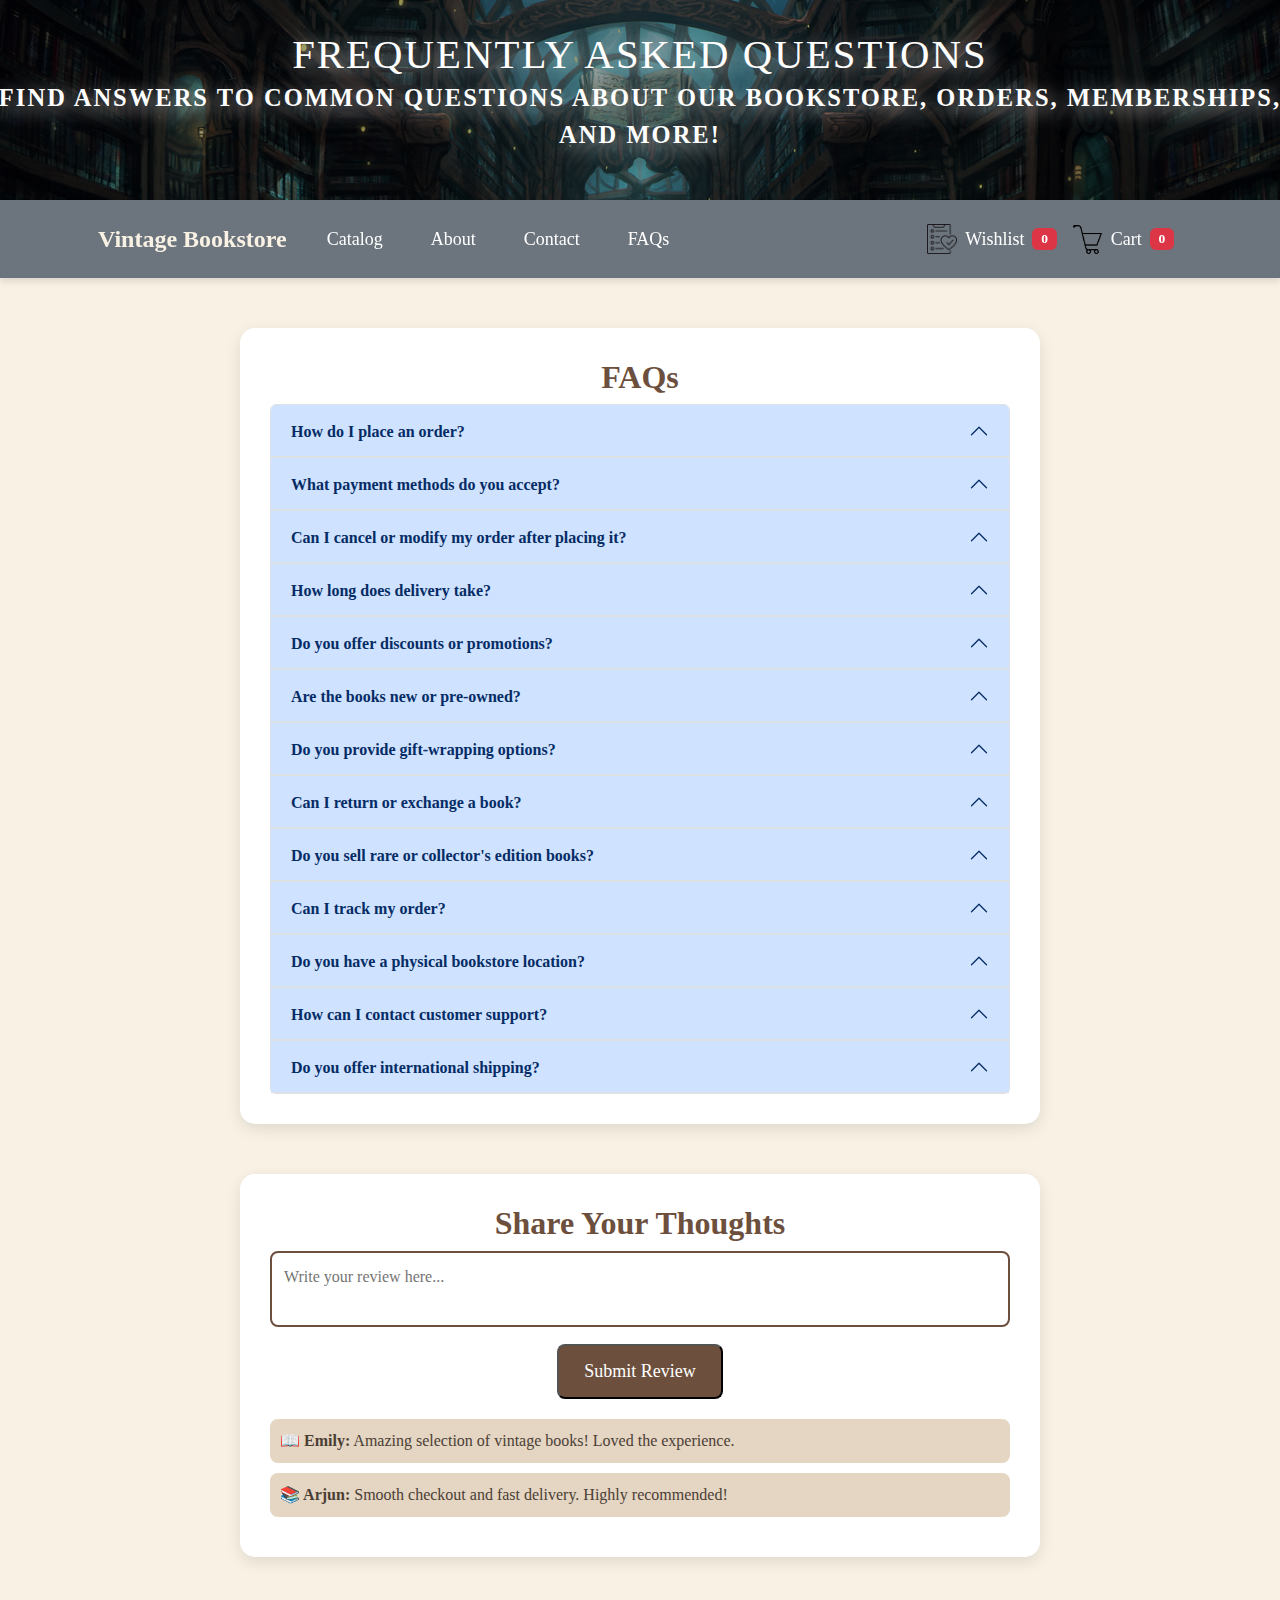
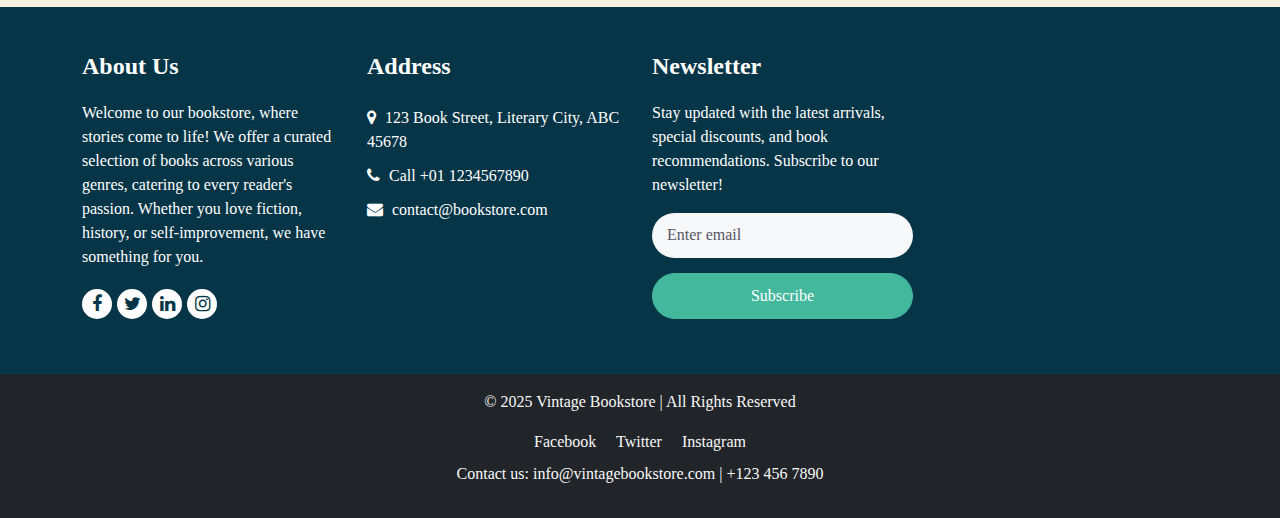
<file: faq.html>
<!DOCTYPE html>
<html lang="en">
<head>
    <meta charset="UTF-8">
    <title>FAQs & Reviews - Vintage Bookstore</title>
    <meta name="viewport" content="width=device-width, initial-scale=1, shrink-to-fit=no">

    <!-- Bootstrap & FontAwesome -->
    <link rel="stylesheet" href="https://cdn.jsdelivr.net/npm/bootstrap@5.3.0/dist/css/bootstrap.min.css">
    <link href="styles/font-awesome.min.css" rel="stylesheet">
    <link rel="icon" href="images/favicon.png" type="image/gif" />
    <!-- Custom Styles -->
    <link rel="stylesheet" href="styles/style.css">
    <link rel="stylesheet" href="styles/index.css">

    <style>

        .faq-container, .review-container, .thank-you-container {
            max-width: 800px;
            margin: 50px auto;
            padding: 30px;
            background: #fff;
            border-radius: 15px;
            box-shadow: 0 5px 15px rgba(0,0,0,0.1);
        }

        h2 {
            text-align: center;
            color: #6c4f3d;
            font-weight: bold;
        }

        .accordion-button {
            background: #f8f1e9;
            color: #6c4f3d;
            font-weight: bold;
        }

        .accordion-button:hover {
            background: #e5d5c3;
        }

        /* Thank You Section */
        .thank-you-container {
            display: none;
            text-align: center;
            padding: 20px;
            background-color: #fff8e7;
        }

        .thank-you-container h2 {
            color: #6c4f3d;
            margin-bottom: 10px;
            font-size: 2rem;
        }

        .thank-you-container p {
            font-size: 18px;
            line-height: 1.6;
            color: #333;
        }

        /* Review Section */
        .review-container {
            margin-top: 20px;
        }

        .review-input {
            width: 100%;
            border: 2px solid #6c4f3d;
            padding: 12px;
            border-radius: 8px;
            resize: none;
        }

        .submit-btn {
            background-color: #6c4f3d;
            color: white;
            padding: 12px 25px;
            border-radius: 8px;
            font-size: 18px;
            cursor: pointer;
            transition: 0.3s;
            display: block;
            margin: 10px auto;
        }

        .submit-btn:hover {
            background-color: #543b28;
        }

        .review-list {
            margin-top: 20px;
        }

        .review-item {
            background: #e5d5c3;
            padding: 10px;
            border-radius: 8px;
            margin-bottom: 10px;
        }
    </style>
</head>
<body>

    <header>
        <h1>Frequently Asked Questions</h1>
        <p>Find answers to common questions about our bookstore, orders, memberships, and more!</p>
    </header>

<nav class="navbar navbar-expand-lg navbar-dark bg-secondary py-3">
    <div class="container">
        <!-- Brand Name -->
        <a class="navbar-brand px-3" href="index.html">Vintage Bookstore</a>

        <!-- Navbar Toggler (for mobile) -->
        <button class="navbar-toggler me-3" type="button" data-bs-toggle="collapse" data-bs-target="#navbarNav">
            <span class="navbar-toggler-icon"></span>
        </button>

        <!-- Navbar Items -->
        <div class="collapse navbar-collapse" id="navbarNav">
            <ul class="navbar-nav me-auto">
                <li class="nav-item px-3">
                    <a class="nav-link" href="catalogue.html">Catalog</a>
                </li>
                <li class="nav-item px-3">
                    <a class="nav-link" href="about.html">About</a>
                </li>
                <li class="nav-item px-3">
                    <a class="nav-link" href="contact.html">Contact</a>
                </li>
                <li class="nav-item px-3">
                    <a class="nav-link" href="faq.html">FAQs</a>
                </li>
            </ul>

            <!-- Cart & Wishlist Icons (Aligned to the Right) -->
            <ul class="navbar-nav ms-auto pe-3">
              <li class="nav-item">
                <a class="nav-link d-flex align-items-center" href="wishlist.html">
                    <img src="logos/wishlist.png" width="30" height="30" alt="Wishlist" class="me-2">
                    Wishlist
                    <span class="badge bg-danger ms-2" id="wishlistCount">0</span>
                </a>
            </li>
                <li class="nav-item">
                    <a class="nav-link d-flex align-items-center" href="cart.html">
                        <img src="logos/cart.png" width="30" height="30" alt="Cart" class="me-2">
                        Cart
                        <span class="badge bg-danger ms-2" id="cartCount">0</span>
                    </a>
                </li>
            </ul>
        </div>
    </div>
</nav>


<!-- FAQ Section -->
<div class="container faq-container">
    <h2>FAQs</h2>
    <div class="accordion" id="faqAccordion">

        
        <div class="accordion-item">
            <h2 class="accordion-header" id="faq1">
                <button class="accordion-button" type="button" data-bs-toggle="collapse" data-bs-target="#collapse1">
                    How do I place an order?
                </button>
            </h2>
            <div id="collapse1" class="accordion-collapse collapse" data-bs-parent="#faqAccordion">
                <div class="accordion-body">
                    Simply browse our catalog, add books to your cart, and proceed to checkout.
                </div>
            </div>
        </div>

        <div class="accordion-item">
            <h2 class="accordion-header" id="faq2">
                <button class="accordion-button" type="button" data-bs-toggle="collapse" data-bs-target="#collapse2">
                    What payment methods do you accept?
                </button>
            </h2>
            <div id="collapse2" class="accordion-collapse collapse" data-bs-parent="#faqAccordion">
                <div class="accordion-body">
                    We accept credit/debit cards, UPI, net banking, and cash on delivery.
                </div>
            </div>
        </div>

        <div class="accordion-item">
            <h2 class="accordion-header" id="faq4">
                <button class="accordion-button" type="button" data-bs-toggle="collapse" data-bs-target="#collapse4">
                    Can I cancel or modify my order after placing it?
                </button>
            </h2>
            <div id="collapse4" class="accordion-collapse collapse" data-bs-parent="#faqAccordion">
                <div class="accordion-body">
                    Yes, you can modify or cancel your order within 24 hours of placing it by contacting our support team.
                </div>
            </div>
        </div>
        
        <div class="accordion-item">
            <h2 class="accordion-header" id="faq5">
                <button class="accordion-button" type="button" data-bs-toggle="collapse" data-bs-target="#collapse5">
                    How long does delivery take?
                </button>
            </h2>
            <div id="collapse5" class="accordion-collapse collapse" data-bs-parent="#faqAccordion">
                <div class="accordion-body">
                    Delivery usually takes 3-7 business days, depending on your location.
                </div>
            </div>
        </div>
        
        <div class="accordion-item">
            <h2 class="accordion-header" id="faq6">
                <button class="accordion-button" type="button" data-bs-toggle="collapse" data-bs-target="#collapse6">
                    Do you offer discounts or promotions?
                </button>
            </h2>
            <div id="collapse6" class="accordion-collapse collapse" data-bs-parent="#faqAccordion">
                <div class="accordion-body">
                    Yes! We offer seasonal discounts and special promotions. Keep an eye on our website for the latest deals.
                </div>
            </div>
        </div>
        
        <div class="accordion-item">
            <h2 class="accordion-header" id="faq7">
                <button class="accordion-button" type="button" data-bs-toggle="collapse" data-bs-target="#collapse7">
                    Are the books new or pre-owned?
                </button>
            </h2>
            <div id="collapse7" class="accordion-collapse collapse" data-bs-parent="#faqAccordion">
                <div class="accordion-body">
                    We offer both new and pre-owned books. Each product page indicates whether a book is new or used.
                </div>
            </div>
        </div>
        
        <div class="accordion-item">
            <h2 class="accordion-header" id="faq8">
                <button class="accordion-button" type="button" data-bs-toggle="collapse" data-bs-target="#collapse8">
                    Do you provide gift-wrapping options?
                </button>
            </h2>
            <div id="collapse8" class="accordion-collapse collapse" data-bs-parent="#faqAccordion">
                <div class="accordion-body">
                    Yes, we offer gift-wrapping services for an additional fee. You can select this option at checkout.
                </div>
            </div>
        </div>
        
        <div class="accordion-item">
            <h2 class="accordion-header" id="faq9">
                <button class="accordion-button" type="button" data-bs-toggle="collapse" data-bs-target="#collapse9">
                    Can I return or exchange a book?
                </button>
            </h2>
            <div id="collapse9" class="accordion-collapse collapse" data-bs-parent="#faqAccordion">
                <div class="accordion-body">
                    Yes, books can be returned or exchanged within 14 days of purchase, provided they are in original condition.
                </div>
            </div>
        </div>
        
        <div class="accordion-item">
            <h2 class="accordion-header" id="faq10">
                <button class="accordion-button" type="button" data-bs-toggle="collapse" data-bs-target="#collapse10">
                    Do you sell rare or collector's edition books?
                </button>
            </h2>
            <div id="collapse10" class="accordion-collapse collapse" data-bs-parent="#faqAccordion">
                <div class="accordion-body">
                    Yes, we have a special collection of rare and collector's edition books. Browse our "Special Editions" section.
                </div>
            </div>
        </div>
        
        <div class="accordion-item">
            <h2 class="accordion-header" id="faq11">
                <button class="accordion-button" type="button" data-bs-toggle="collapse" data-bs-target="#collapse11">
                    Can I track my order?
                </button>
            </h2>
            <div id="collapse11" class="accordion-collapse collapse" data-bs-parent="#faqAccordion">
                <div class="accordion-body">
                    Yes, once your order is shipped, you will receive a tracking number via email.
                </div>
            </div>
        </div>
        
        <div class="accordion-item">
            <h2 class="accordion-header" id="faq12">
                <button class="accordion-button" type="button" data-bs-toggle="collapse" data-bs-target="#collapse12">
                    Do you have a physical bookstore location?
                </button>
            </h2>
            <div id="collapse12" class="accordion-collapse collapse" data-bs-parent="#faqAccordion">
                <div class="accordion-body">
                    Yes, we have a physical store where you can browse and purchase books in person. Check our "About" page for details.
                </div>
            </div>
        </div>
        
        <div class="accordion-item">
            <h2 class="accordion-header" id="faq13">
                <button class="accordion-button" type="button" data-bs-toggle="collapse" data-bs-target="#collapse13">
                    How can I contact customer support?
                </button>
            </h2>
            <div id="collapse13" class="accordion-collapse collapse" data-bs-parent="#faqAccordion">
                <div class="accordion-body">
                    You can contact us via email, phone, or our live chat. Visit our "Contact Us" page for details.
                </div>
            </div>
        </div>

        <div class="accordion-item">
            <h2 class="accordion-header" id="faq3">
                <button class="accordion-button" type="button" data-bs-toggle="collapse" data-bs-target="#collapse3">
                    Do you offer international shipping?
                </button>
            </h2>
            <div id="collapse3" class="accordion-collapse collapse" data-bs-parent="#faqAccordion">
                <div class="accordion-body">
                    Currently, we ship only within India, but we are working on international shipping soon!
                </div>
            </div>
        </div>
    </div>
</div>

<!-- Thank You Message (Before Review Section) -->
<div class="container thank-you-container" id="thankYouMessage">
    <h2>Thank You!</h2>
    <p>Your review has been submitted successfully. We appreciate your feedback!</p>
</div>

<!-- Review Section -->
<div class="container review-container">
    <h2>Share Your Thoughts</h2>
    <textarea id="reviewInput" class="review-input" placeholder="Write your review here..."></textarea>
    <button class="submit-btn" onclick="addReview()">Submit Review</button>
    <div class="review-list" id="reviewList">
        <div class="review-item"><strong>📖 Emily:</strong> Amazing selection of vintage books! Loved the experience.</div>
        <div class="review-item"><strong>📚 Arjun:</strong> Smooth checkout and fast delivery. Highly recommended!</div>
    </div>
</div>


<section class="info_section layout_padding2">
    <div class="container">
      <div class="row">
        <div class="col-md-6 col-lg-3 info-col">
          <div class="info_detail">
            <h4>
              About Us
            </h4>
            <p>
              Welcome to our bookstore, where stories come to life! We offer a curated selection of books across various genres, catering to every reader's passion. Whether you love fiction, history, or self-improvement, we have something for you.
            </p>
            <div class="info_social">
              <a href="">
                <i class="fa fa-facebook" aria-hidden="true"></i>
              </a>
              <a href="">
                <i class="fa fa-twitter" aria-hidden="true"></i>
              </a>
              <a href="">
                <i class="fa fa-linkedin" aria-hidden="true"></i>
              </a>
              <a href="">
                <i class="fa fa-instagram" aria-hidden="true"></i>
              </a>
            </div>
          </div>
        </div>
        <div class="col-md-6 col-lg-3 info-col">
          <div class="info_contact">
            <h4>
              Address
            </h4>
            <div class="contact_link_box">
              <a href="">
                <i class="fa fa-map-marker" aria-hidden="true"></i>
                <span>
                  123 Book Street, Literary City, ABC 45678
                </span>
              </a>
              <a href="">
                <i class="fa fa-phone" aria-hidden="true"></i>
                <span>
                  Call +01 1234567890
                </span>
              </a>
              <a href="">
                <i class="fa fa-envelope" aria-hidden="true"></i>
                <span>
                  contact@bookstore.com
                </span>
              </a>
            </div>
          </div>
        </div>
        <div class="col-md-6 col-lg-3 info-col">
          <div class="info_contact">
            <h4>
              Newsletter
            </h4>
            <p>Stay updated with the latest arrivals, special discounts, and book recommendations. Subscribe to our newsletter!</p>
            <form action="#">
              <input type="text" placeholder="Enter email" />
              <button type="submit">
                Subscribe
              </button>
            </form>
          </div>
        </div>
        <div class="col-md-6 col-lg-3 info-col">
          <div class="map_container">
            <div class="map">
              <div id="googleMap"></div>
            </div>
          </div>
        </div>
      </div>
    </div>
  </section>
  
  <footer class="bg-dark text-light text-center py-3">
    <p>&copy; 2025 Vintage Bookstore | All Rights Reserved</p>
    <div class="social-links mt-2">
        <a href="#" class="text-light me-3">Facebook</a>
        <a href="#" class="text-light me-3">Twitter</a>
        <a href="#" class="text-light">Instagram</a>
    </div>
    <p class="mt-2">Contact us: info@vintagebookstore.com | +123 456 7890</p>
  </footer>


<!-- Bootstrap Script -->
<script src="https://cdn.jsdelivr.net/npm/bootstrap@5.3.0/dist/js/bootstrap.bundle.min.js"></script>

<!-- JavaScript -->
<script>
    function addReview() {
        let reviewText = document.getElementById("reviewInput").value.trim();
        let reviewList = document.getElementById("reviewList");

        if (reviewText === "") {
            alert("Please write something before submitting!");
            return;
        }

        let newReview = document.createElement("div");
        newReview.classList.add("review-item");
        newReview.innerHTML = `<strong>📚 Anonymous:</strong> ${reviewText}`;
        reviewList.prepend(newReview);

        // Show thank-you message
        document.getElementById("thankYouMessage").style.display = "block";

        // Hide message after 3 seconds
        setTimeout(() => {
            document.getElementById("thankYouMessage").style.display = "none";
        }, 3000);

        // Clear input field
        document.getElementById("reviewInput").value = "";
    }
</script>
<script src="js/cart.js"></script>

</body>
</html>
</file>
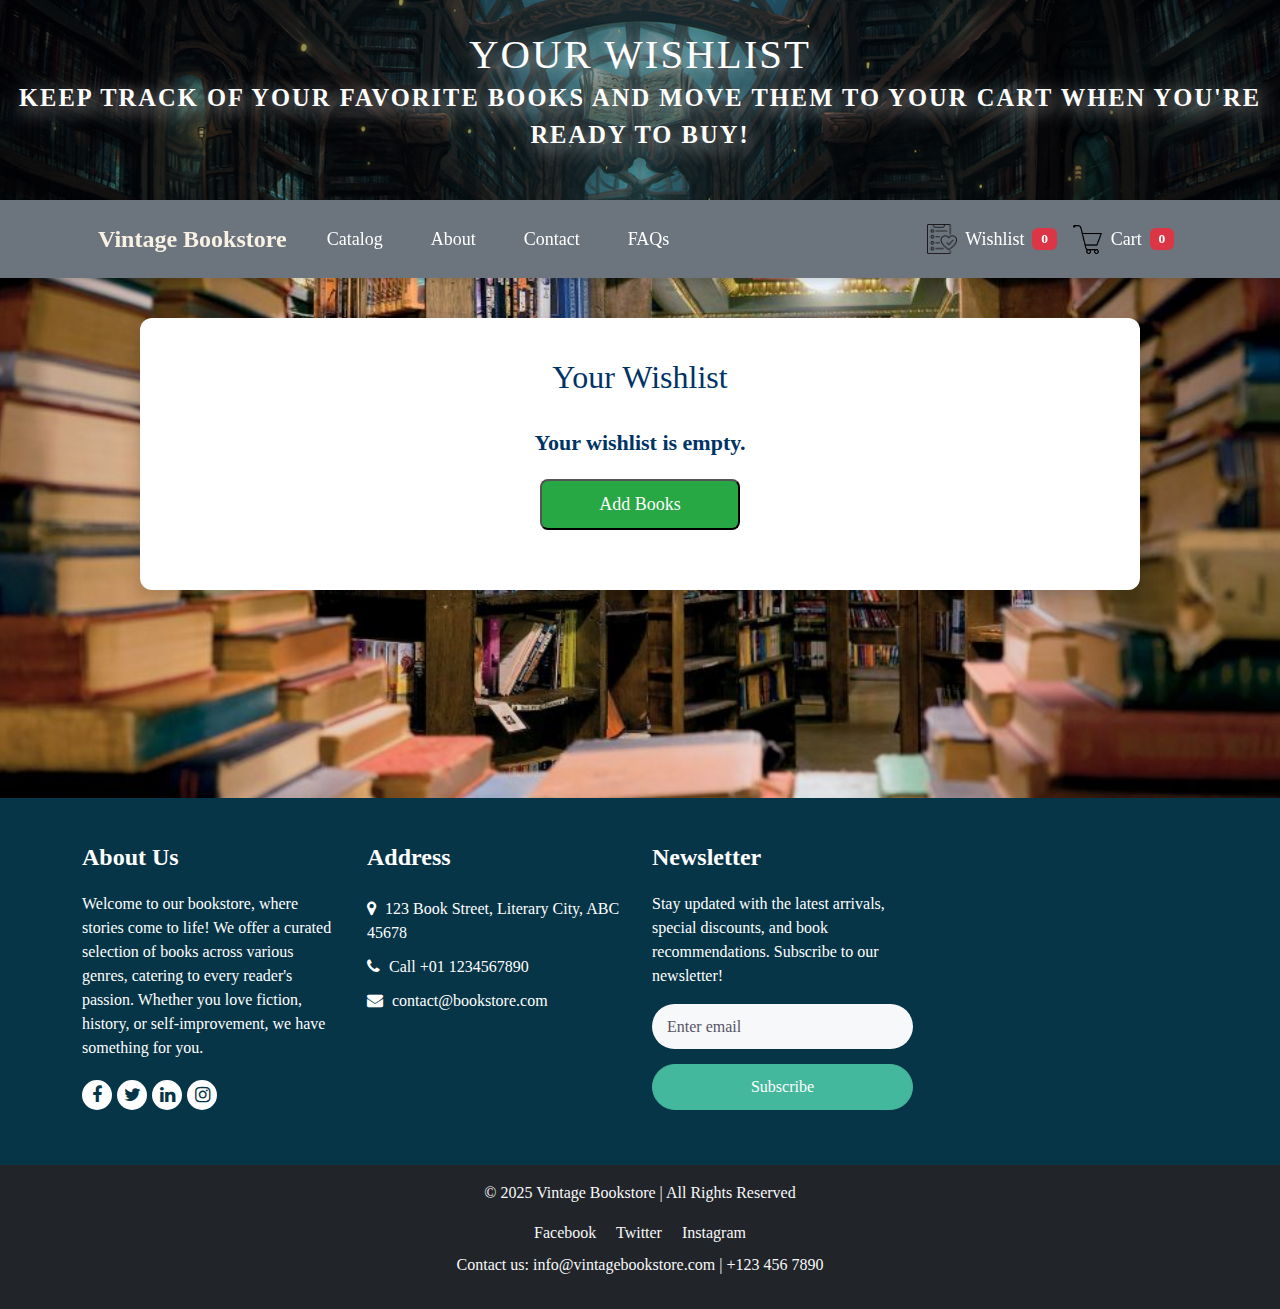
<file: wishlist.html>
<!DOCTYPE html>
<html lang="en">
<head>
    <meta charset="UTF-8">
    <meta name="viewport" content="width=device-width, initial-scale=1.0">
    <title>Wishlist - Vintage Bookstore</title>
    <link rel="icon" href="images/favicon.png" type="image/gif" />
    <link rel="stylesheet" href="https://cdn.jsdelivr.net/npm/bootstrap@5.3.0/dist/css/bootstrap.min.css">
    <link rel="stylesheet" href="styles/style.css">
    <link rel="stylesheet" href="styles/index.css">
    <link href="styles/font-awesome.min.css" rel="stylesheet">
    <style>
        body {
            background: url('images/library.jpeg') no-repeat center center fixed;
            background-size: cover;
            font-family: 'Georgia', serif;
            color: #333;
        }
        .wishlist-container {
            max-width: 1000px;
            margin: 40px auto;
            padding: 40px;
            background: white;
            border-radius: 12px;
            box-shadow: 0 8px 20px rgba(0, 0, 0, 0.2);
        }
        h2 {
            text-align: center;
            color: #003366;
            margin-bottom: 20px;
        }
        .empty-wishlist {
            text-align: center;
            font-size: 22px;
            margin-top: 30px;
            font-weight: bold;
            color: #003366;
        }
        .wishlist-item {
            display: flex;
            justify-content: space-between;
            align-items: center;
            padding: 15px;
            border-bottom: 1px solid #ddd;
            background: #fef3e0;
            border-radius: 8px;
            margin-bottom: 10px;
        }
        .wishlist-item button {
            background: #005bb5;
            color: white;
            border: none;
            padding: 8px 14px;
            border-radius: 6px;
            cursor: pointer;
            transition: background 0.3s ease-in-out;
        }
        .wishlist-item button:hover {
            background: #003f7f;
        }
        .add-books-btn {
            display: block;
            width: 200px;
            margin: 20px auto;
            padding: 10px;
            text-align: center;
            background: #28a745;
            color: white;
            border-radius: 8px;
            font-size: 18px;
            cursor: pointer;
            transition: background 0.3s;
        }
        .add-books-btn:hover {
            background: #218838;
        }
    </style>
</head>
<body>

    <header>
        <h1>Your Wishlist</h1>
        <p>Keep track of your favorite books and move them to your cart when you're ready to buy!</p>
    </header>

    <nav class="navbar navbar-expand-lg navbar-dark bg-secondary py-3">
        <div class="container">
            <!-- Brand Name -->
            <a class="navbar-brand px-3" href="index.html">Vintage Bookstore</a>
    
            <!-- Navbar Toggler (for mobile) -->
            <button class="navbar-toggler me-3" type="button" data-bs-toggle="collapse" data-bs-target="#navbarNav">
                <span class="navbar-toggler-icon"></span>
            </button>
    
            <!-- Navbar Items -->
            <div class="collapse navbar-collapse" id="navbarNav">
                <ul class="navbar-nav me-auto">
                    <li class="nav-item px-3">
                        <a class="nav-link" href="catalogue.html">Catalog</a>
                    </li>
                    <li class="nav-item px-3">
                        <a class="nav-link" href="about.html">About</a>
                    </li>
                    <li class="nav-item px-3">
                        <a class="nav-link" href="contact.html">Contact</a>
                    </li>
                    <li class="nav-item px-3">
                        <a class="nav-link" href="faq.html">FAQs</a>
                    </li>
                </ul>
    
                <!-- Cart & Wishlist Icons (Aligned to the Right) -->
                <ul class="navbar-nav ms-auto pe-3">
                  <li class="nav-item">
                    <a class="nav-link d-flex align-items-center" href="wishlist.html">
                        <img src="logos/wishlist.png" width="30" height="30" alt="Wishlist" class="me-2">
                        Wishlist
                        <span class="badge bg-danger ms-2" id="wishlistCount">0</span>
                    </a>
                </li>
                    <li class="nav-item">
                        <a class="nav-link d-flex align-items-center" href="cart.html">
                            <img src="logos/cart.png" width="30" height="30" alt="Cart" class="me-2">
                            Cart
                            <span class="badge bg-danger ms-2" id="cartCount">0</span>
                        </a>
                    </li>
                </ul>
            </div>
        </div>
    </nav>
  
    
    <div class="container wishlist-container">
        <h2>Your Wishlist</h2>
        <div id="wishlistItems"></div>
        <div id="emptyWishlistMessage" class="empty-wishlist">Your wishlist is empty.</div>
        <button class="add-books-btn" onclick="window.location.href='catalogue.html'">Add Books</button>
    </div>
<br><br><br><br><br><br><br>
    <section class="info_section layout_padding2">
        <div class="container">
          <div class="row">
            <div class="col-md-6 col-lg-3 info-col">
              <div class="info_detail">
                <h4>
                  About Us
                </h4>
                <p>
                  Welcome to our bookstore, where stories come to life! We offer a curated selection of books across various genres, catering to every reader's passion. Whether you love fiction, history, or self-improvement, we have something for you.
                </p>
                <div class="info_social">
                  <a href="">
                    <i class="fa fa-facebook" aria-hidden="true"></i>
                  </a>
                  <a href="">
                    <i class="fa fa-twitter" aria-hidden="true"></i>
                  </a>
                  <a href="">
                    <i class="fa fa-linkedin" aria-hidden="true"></i>
                  </a>
                  <a href="">
                    <i class="fa fa-instagram" aria-hidden="true"></i>
                  </a>
                </div>
              </div>
            </div>
            <div class="col-md-6 col-lg-3 info-col">
              <div class="info_contact">
                <h4>
                  Address
                </h4>
                <div class="contact_link_box">
                  <a href="">
                    <i class="fa fa-map-marker" aria-hidden="true"></i>
                    <span>
                      123 Book Street, Literary City, ABC 45678
                    </span>
                  </a>
                  <a href="">
                    <i class="fa fa-phone" aria-hidden="true"></i>
                    <span>
                      Call +01 1234567890
                    </span>
                  </a>
                  <a href="">
                    <i class="fa fa-envelope" aria-hidden="true"></i>
                    <span>
                      contact@bookstore.com
                    </span>
                  </a>
                </div>
              </div>
            </div>
            <div class="col-md-6 col-lg-3 info-col">
              <div class="info_contact">
                <h4>
                  Newsletter
                </h4>
                <p>Stay updated with the latest arrivals, special discounts, and book recommendations. Subscribe to our newsletter!</p>
                <form action="#">
                  <input type="text" placeholder="Enter email" />
                  <button type="submit">
                    Subscribe
                  </button>
                </form>
              </div>
            </div>
            <div class="col-md-6 col-lg-3 info-col">
              <div class="map_container">
                <div class="map">
                  <div id="googleMap"></div>
                </div>
              </div>
            </div>
          </div>
        </div>
      </section>
      
      <footer class="bg-dark text-light text-center py-3">
        <p>&copy; 2025 Vintage Bookstore | All Rights Reserved</p>
        <div class="social-links mt-2">
            <a href="#" class="text-light me-3">Facebook</a>
            <a href="#" class="text-light me-3">Twitter</a>
            <a href="#" class="text-light">Instagram</a>
        </div>
        <p class="mt-2">Contact us: info@vintagebookstore.com | +123 456 7890</p>
      </footer>
    
    <script>
        const books = [
            { id: 1, title: "Pride and Prejudice", genre: "Fiction", price: 200 },
            { id: 2, title: "Mahabharat", genre: "Fiction", price: 1000 },
            { id: 3, title: "Harry Potter and the Sorcerer’s Stone", genre: "Fiction", price: 500 },
            { id: 4, title: "Harry Potter and the Chamber of Secrets", genre: "Fiction", price: 500 },
            { id: 5, title: "The Philosophy of Money", genre: "Non-Fiction", price: 350 },
            { id: 6, title: "Rich Dad Poor Dad", genre: "Non-Fiction", price: 150 },
            { id: 7, title: "Think and Grow Rich", genre: "Non-Fiction", price: 120 },
            { id: 8, title: "The Richest Man in Babylon", genre: "Non-Fiction", price: 100 }
        ];

        function loadWishlist() {
            let wishlist = JSON.parse(localStorage.getItem("wishlist")) || [];
            let wishlistContainer = document.getElementById("wishlistItems");
            let emptyMessage = document.getElementById("emptyWishlistMessage");
            wishlistContainer.innerHTML = "";
            
            if (wishlist.length === 0) {
                emptyMessage.style.display = "block";
                return;
            }
            
            emptyMessage.style.display = "none";
            for (let item of wishlist) {
                let bookData = books.find(b => b.title === item.title) || {};
                let div = document.createElement("div");
                div.classList.add("wishlist-item");
                div.innerHTML = `
                    <span><strong>${item.title}</strong> - ${bookData.genre || 'Unknown Genre'} - ₹${bookData.price || 'N/A'}</span>
                    <div>
                        <button onclick="moveToCart(${item.id}, ${bookData.price || 0})">Move to Cart</button>
                        <button onclick="removeFromWishlist(${item.id})">Remove</button>
                    </div>
                `;
                wishlistContainer.appendChild(div);
            }
        }

        function removeFromWishlist(bookId) {
            let wishlist = JSON.parse(localStorage.getItem("wishlist")) || [];
            wishlist = wishlist.filter(item => item.id !== bookId);
            localStorage.setItem("wishlist", JSON.stringify(wishlist));
            loadWishlist();
        }

        function moveToCart(bookId, price) {
            let wishlist = JSON.parse(localStorage.getItem("wishlist")) || [];
            let cart = JSON.parse(localStorage.getItem("cart")) || [];
            let item = wishlist.find(b => b.id === bookId);
            if (item) {
                item.price = price;
                item.quantity = 1; // Set default quantity to 1
                item.total = price * item.quantity; // Calculate total price
                cart.push(item);
                localStorage.setItem("cart", JSON.stringify(cart));
                removeFromWishlist(bookId);
            }
        }

        document.addEventListener("DOMContentLoaded", loadWishlist);
    </script>
    <script src="https://cdn.jsdelivr.net/npm/bootstrap@5.3.0/dist/js/bootstrap.bundle.min.js"></script>
    <script src="js/cart.js"></script>
</body>
</html>
</file>
<file: styles/style.css>
@import url("https://fonts.googleapis.com/css2?family=Mulish:wght@400;500;600;700&display=swap");
body {
  font-family: 'Mulish', sans-serif;
  color: #0c0c0c;
  background-color: #ffffff;
  overflow-x: hidden;
}

.layout_padding {
  padding: 90px 0;
}

.layout_padding2 {
  padding: 75px 0;
}

.layout_padding2-top {
  padding-top: 75px;
}

.layout_padding2-bottom {
  padding-bottom: 75px;
}

.layout_padding-top {
  padding-top: 90px;
}

.layout_padding-bottom {
  padding-bottom: 90px;
}

.heading_container {
  display: -webkit-box;
  display: -ms-flexbox;
  display: flex;
  -webkit-box-orient: vertical;
  -webkit-box-direction: normal;
      -ms-flex-direction: column;
          flex-direction: column;
  -webkit-box-align: start;
      -ms-flex-align: start;
          align-items: flex-start;
}

.heading_container h2 {
  position: relative;
  font-weight: bold;
}

.heading_container h2 span {
  color: #44b89d;
}

.heading_container.heading_center {
  -webkit-box-align: center;
      -ms-flex-align: center;
          align-items: center;
  text-align: center;
}

a,
a:hover,
a:focus {
  text-decoration: none;
}

a:hover,
a:focus {
  color: initial;
}

.btn,
.btn:focus {
  outline: none !important;
  -webkit-box-shadow: none;
          box-shadow: none;
}

/*header section*/
.hero_area {
  position: relative;
  min-height: 100vh;
  display: -webkit-box;
  display: -ms-flexbox;
  display: flex;
  -webkit-box-orient: vertical;
  -webkit-box-direction: normal;
      -ms-flex-direction: column;
          flex-direction: column;
}

.sub_page .hero_area {
  min-height: auto;
}

.header_section {
  background-color: #063547;
  padding: 15px 0;
}

.top_nav_container {
  display: -webkit-box;
  display: -ms-flexbox;
  display: flex;
  -webkit-box-pack: justify;
      -ms-flex-pack: justify;
          justify-content: space-between;
  -webkit-box-align: center;
      -ms-flex-align: center;
          align-items: center;
}

.search_form {
  display: -webkit-box;
  display: -ms-flexbox;
  display: flex;
  margin: 0;
  position: relative;
}

.search_form .form-control {
  border-radius: 45px;
  height: 40px;
  min-width: unset;
  border: none;
}

.search_form button {
  position: absolute;
  top: 3px;
  right: 3px;
  width: 35px;
  height: 35px;
  padding: 0;
  border: none;
  outline: none;
  color: #ffffff;
  background-color: #44b89d;
  border-radius: 100%;
}

.navbar-brand {
  padding: 0;
  margin: 0;
  color: #000000;
  font-size: 24px;
  font-weight: bold;
}

.navbar-brand span {
  color: #ffffff;
}

.custom_nav-container {
  padding: 0;
}

.custom_nav-container .navbar-nav {
  margin-left: auto;
}

.custom_nav-container .navbar-nav .nav-item .nav-link {
  padding: 10px 25px;
  color: #ffffff;
  text-align: center;
}

.custom_nav-container .navbar-toggler {
  outline: none;
}

.custom_nav-container .navbar-toggler {
  padding: 0;
  width: 37px;
  height: 42px;
  -webkit-transition: all 0.3s;
  transition: all 0.3s;
}

.custom_nav-container .navbar-toggler span {
  display: block;
  width: 35px;
  height: 4px;
  background-color: #ffffff;
  margin: 7px 0;
  -webkit-transition: all 0.3s;
  transition: all 0.3s;
  position: relative;
  border-radius: 5px;
  transition: all 0.3s;
}

.custom_nav-container .navbar-toggler span::before, .custom_nav-container .navbar-toggler span::after {
  content: "";
  position: absolute;
  left: 0;
  height: 100%;
  width: 100%;
  background-color: #ffffff;
  top: -10px;
  border-radius: 5px;
  -webkit-transition: all 0.3s;
  transition: all 0.3s;
}

.custom_nav-container .navbar-toggler span::after {
  top: 10px;
}

.custom_nav-container .navbar-toggler[aria-expanded="true"] {
  -webkit-transform: rotate(360deg);
          transform: rotate(360deg);
}

.custom_nav-container .navbar-toggler[aria-expanded="true"] span {
  -webkit-transform: rotate(45deg);
          transform: rotate(45deg);
}

.custom_nav-container .navbar-toggler[aria-expanded="true"] span::before, .custom_nav-container .navbar-toggler[aria-expanded="true"] span::after {
  -webkit-transform: rotate(90deg);
          transform: rotate(90deg);
  top: 0;
}

/*end header section*/
/* slider section */
.slider_section {
  -webkit-box-flex: 1;
      -ms-flex: 1;
          flex: 1;
  display: -webkit-box;
  display: -ms-flexbox;
  display: flex;
  -webkit-box-align: center;
      -ms-flex-align: center;
          align-items: center;
  padding: 75px 0;
  background-color: #f5f6f9;
  position: relative;
}

.slider_section .row {
  -webkit-box-align: center;
      -ms-flex-align: center;
          align-items: center;
}

.slider_section #customCarousel1 {
  width: 100%;
  position: unset;
}

.slider_section .detail-box h5 {
  color: #44b89d;
}

.slider_section .detail-box h1 {
  font-weight: bold;
  margin-bottom: 25px;
  line-height: 58px;
  font-size: 3rem;
}

.slider_section .detail-box a {
  display: inline-block;
  padding: 10px 45px;
  background-color: #44b89d;
  color: #ffffff;
  border-radius: 45px;
  border: 1px solid #44b89d;
  -webkit-transition: all 0.3s;
  transition: all 0.3s;
  margin-top: 15px;
}

.slider_section .detail-box a:hover {
  background-color: transparent;
  color: #44b89d;
}

.slider_section .img-box img {
  width: 100%;
}

.slider_section .carousel_btn_box {
  position: absolute;
  bottom: 0;
  left: 15px;
  display: -webkit-box;
  display: -ms-flexbox;
  display: flex;
  -webkit-box-pack: justify;
      -ms-flex-pack: justify;
          justify-content: space-between;
  width: 105px;
  height: 50px;
  -webkit-transform: translateY(50%);
          transform: translateY(50%);
  z-index: 3;
}

.slider_section .carousel_btn_box .carousel-control-prev,
.slider_section .carousel_btn_box .carousel-control-next {
  position: unset;
  width: 50px;
  height: 50px;
  background-color: #063547;
  opacity: 1;
  -webkit-transition: all 0.2s;
  transition: all 0.2s;
  font-size: 18px;
  border-radius: 100%;
}

.slider_section .carousel_btn_box .carousel-control-prev img,
.slider_section .carousel_btn_box .carousel-control-next img {
  width: 10px;
}

.slider_section .carousel_btn_box .carousel-control-prev:hover,
.slider_section .carousel_btn_box .carousel-control-next:hover {
  background-color: #44b89d;
}

.catagory_section {
  position: relative;
}

.catagory_section .box {
  display: -webkit-box;
  display: -ms-flexbox;
  display: flex;
  -webkit-box-orient: vertical;
  -webkit-box-direction: normal;
      -ms-flex-direction: column;
          flex-direction: column;
  -webkit-box-align: center;
      -ms-flex-align: center;
          align-items: center;
  text-align: center;
  margin-top: 45px;
  background-color: #ffffff;
  -webkit-transition: all .2s;
  transition: all .2s;
}

.catagory_section .box .img-box {
  width: 110px;
  min-width: 110px;
  height: 110px;
  margin-bottom: 15px;
  position: relative;
  display: -webkit-box;
  display: -ms-flexbox;
  display: flex;
  -webkit-box-pack: center;
      -ms-flex-pack: center;
          justify-content: center;
  -webkit-box-align: center;
      -ms-flex-align: center;
          align-items: center;
  background: #f1f2f3;
  border-radius: 100%;
}

.catagory_section .box .img-box img {
  width: 55px;
}

.catagory_section .box .detail-box h5 {
  font-weight: bold;
}

.catagory_section .box .detail-box p {
  margin: 0;
}

.catagory_section .box .detail-box a {
  color: #44b89d;
}

.catagory_section .box .detail-box a:hover {
  color: #44b89d;
}

.catagory_section .box:hover {
  border-color: #44b89d;
}

.catagory_section .btn-box {
  display: -webkit-box;
  display: -ms-flexbox;
  display: flex;
  -webkit-box-pack: center;
      -ms-flex-pack: center;
          justify-content: center;
  margin-top: 45px;
}

.catagory_section .btn-box a {
  display: inline-block;
  padding: 10px 45px;
  background-color: #44b89d;
  color: #ffffff;
  border-radius: 5px;
  border: 1px solid #44b89d;
  -webkit-transition: all 0.3s;
  transition: all 0.3s;
}

.catagory_section .btn-box a:hover {
  background-color: transparent;
  color: #44b89d;
}

.about_section {
  position: relative;
  background-color: #f5f6f9;
}

.about_section .row {
  -webkit-box-align: center;
      -ms-flex-align: center;
          align-items: center;
}

.about_section .img-box img {
  width: 100%;
}

.about_section .detail-box p {
  margin-top: 15px;
}

.about_section .detail-box a {
  display: inline-block;
  padding: 10px 45px;
  background-color: #44b89d;
  color: #ffffff;
  border-radius: 45px;
  border: 1px solid #44b89d;
  -webkit-transition: all 0.3s;
  transition: all 0.3s;
  margin-top: 15px;
}

.about_section .detail-box a:hover {
  background-color: transparent;
  color: #44b89d;
}

.client_section .client_container {
  display: -webkit-box;
  display: -ms-flexbox;
  display: flex;
  -webkit-box-orient: vertical;
  -webkit-box-direction: normal;
      -ms-flex-direction: column;
          flex-direction: column;
  margin: auto;
  margin-top: 45px;
}

.client_section .client_container .client_id {
  display: -webkit-box;
  display: -ms-flexbox;
  display: flex;
  -webkit-box-align: center;
      -ms-flex-align: center;
          align-items: center;
}

.client_section .client_container .client_id h5 {
  color: #1d1b28;
  font-weight: 600;
  margin-bottom: 5px;
}

.client_section .client_container .client_id h6 {
  margin-bottom: 0;
}

.client_section .client_container .img-box {
  width: 125px;
  margin-right: 15px;
}

.client_section .client_container .img-box img {
  width: 100%;
  border-radius: 100%;
}

.client_section .client_container .detail-box {
  -webkit-box-shadow: 0 0 5px 0 rgba(0, 0, 0, 0.2);
          box-shadow: 0 0 5px 0 rgba(0, 0, 0, 0.2);
  padding: 25px;
  margin-bottom: 25px;
  border-radius: 25px;
  background: #063547;
  color: #ffffff;
}

.client_section .client_container .detail-box span {
  margin-top: 25px;
  color: #44b89d;
  font-size: 28px;
}

.blog_section {
  background-color: #f5f6f9;
}

.blog_section .box {
  margin-top: 55px;
  -webkit-box-shadow: 0 0 5px 0 rgba(0, 0, 0, 0.15);
          box-shadow: 0 0 5px 0 rgba(0, 0, 0, 0.15);
}

.blog_section .box .img-box {
  position: relative;
}

.blog_section .box .img-box .blog_date {
  position: absolute;
  left: 25px;
  bottom: 0;
  padding: 10px 25px;
  font-size: 18px;
  background-color: #063547;
  margin: 0;
  display: -webkit-box;
  display: -ms-flexbox;
  display: flex;
  -webkit-box-pack: center;
      -ms-flex-pack: center;
          justify-content: center;
  -webkit-box-align: center;
      -ms-flex-align: center;
          align-items: center;
  text-align: center;
  border: 3px solid #ffffff;
  color: #ffffff;
  border-radius: 45px;
  -webkit-transform: translateY(50%);
          transform: translateY(50%);
}

.blog_section .box .img-box img {
  width: 100%;
}

.blog_section .box .detail-box {
  padding: 45px 25px 25px 25px;
  background: #ffffff;
}

.blog_section .box .detail-box h5 {
  font-weight: bold;
}

.blog_section .box .detail-box p {
  font-size: 15px;
}

.blog_section .box .detail-box a {
  color: #44b89d;
}

.contact_section h2 {
  margin-bottom: 45px;
}

.contact_section form {
  padding-right: 35px;
}

.contact_section input {
  width: 100%;
  border: 0;
  height: 50px;
  border-radius: 25px;
  margin-bottom: 25px;
  padding-left: 25px;
  outline: none;
  color: #101010;
  background: #f1f1f1;
}

.contact_section input::-webkit-input-placeholder {
  color: #131313;
}

.contact_section input:-ms-input-placeholder {
  color: #131313;
}

.contact_section input::-ms-input-placeholder {
  color: #131313;
}

.contact_section input::placeholder {
  color: #131313;
}

.contact_section input.message-box {
  height: 120px;
  border-radius: 15px;
}

.contact_section .btn-box {
  display: -webkit-box;
  display: -ms-flexbox;
  display: flex;
  margin-top: 10px;
}

.contact_section button {
  display: inline-block;
  padding: 12px 45px;
  background-color: #44b89d;
  color: #ffffff;
  border-radius: 45px;
  border: 1px solid #44b89d;
  -webkit-transition: all 0.3s;
  transition: all 0.3s;
  width: 100%;
}

.contact_section button:hover {
  background-color: transparent;
  color: #44b89d;
}

.contact_section .img-box img {
  width: 100%;
}

.info_section {
  background-color: #063547;
  color: #ffffff;
  padding: 45px 0 15px 0;
}

.info_section h4 {
  font-weight: 600;
  margin-bottom: 20px;
}

.info_section .info-col {
  margin-bottom: 30px;
}

.info_section .info_contact .contact_link_box {
  display: -webkit-box;
  display: -ms-flexbox;
  display: flex;
  -webkit-box-orient: vertical;
  -webkit-box-direction: normal;
      -ms-flex-direction: column;
          flex-direction: column;
}

.info_section .info_contact .contact_link_box a {
  margin: 5px 0;
  color: #ffffff;
}

.info_section .info_contact .contact_link_box a i {
  margin-right: 5px;
}

.info_section .info_contact .contact_link_box a:hover {
  color: #44b89d;
}

.info_section .info_social {
  display: -webkit-box;
  display: -ms-flexbox;
  display: flex;
  margin-top: 20px;
  margin-bottom: 10px;
}

.info_section .info_social a {
  display: -webkit-box;
  display: -ms-flexbox;
  display: flex;
  -webkit-box-pack: center;
      -ms-flex-pack: center;
          justify-content: center;
  -webkit-box-align: center;
      -ms-flex-align: center;
          align-items: center;
  color: #063547;
  width: 30px;
  height: 30px;
  border-radius: 100%;
  background-color: #ffffff;
  border-radius: 100%;
  margin-right: 5px;
  font-size: 18px;
}

.info_section .info_social a:hover {
  color: #44b89d;
}

.info_section form input {
  border: none;
  padding: 10px 15px;
  background-color: #f7f8f9;
  width: 100%;
  height: 45px;
  color: #000000;
  outline: none;
  border-radius: 45px;
}

.info_section form input::-webkit-input-placeholder {
  color: #556;
}

.info_section form input:-ms-input-placeholder {
  color: #556;
}

.info_section form input::-ms-input-placeholder {
  color: #556;
}

.info_section form input::placeholder {
  color: #556;
}

.info_section form button {
  width: 100%;
  text-align: center;
  display: inline-block;
  padding: 10px 55px;
  background-color: #44b89d;
  color: #ffffff;
  border-radius: 45px;
  border: 1px solid #44b89d;
  -webkit-transition: all 0.3s;
  transition: all 0.3s;
  margin-top: 15px;
}

.info_section form button:hover {
  background-color: transparent;
  color: #44b89d;
}

.info_section .map_container {
  width: 100%;
  height: 210px;
  overflow: hidden;
  display: -webkit-box;
  display: -ms-flexbox;
  display: flex;
  -webkit-box-align: stretch;
      -ms-flex-align: stretch;
          align-items: stretch;
}

.info_section .map_container .map {
  height: 100%;
  -webkit-box-flex: 1;
      -ms-flex: 1;
          flex: 1;
}

.info_section .map_container .map #googleMap {
  height: 100%;
}

/* footer section*/
.footer_section {
  position: relative;
  background-color: #ffffff;
  text-align: center;
}

.footer_section p {
  color: #063547;
  padding: 25px 0;
  margin: 0;
}

.footer_section p a {
  color: inherit;
}
/*# sourceMappingURL=style.css.map */
</file>
<file: styles/responsive.css>
@media (max-width: 1200px) {}

@media (max-width: 1120px) {}

@media (max-width: 992px) {
  .hero_area {
    min-height: auto;
  }

  .slider_section .detail-box {
    margin-bottom: 45px;
  }

  .navbar-collapse {
    padding: 30px 0;
  }

  .search_form {
    margin: 0;
    justify-content: center;
    margin-top: 15px;
  }

  .contact_section form {
    padding-right: 0;
  }
}

@media (max-width: 768px) {

  .about_section .detail-box,
  .contact_section .img-box {
    margin-top: 45px;
  }

}

@media (max-width: 576px) {}

@media (max-width: 480px) {}

@media (max-width: 420px) {
  .slider_section .detail-box h1 {
    font-size: 2.5rem;
  }
}

@media (max-width: 376px) {}

@media (min-width: 1200px) {
  .container {
    max-width: 1170px;
  }
}
</file>
<file: styles/index.css>
/* General Styles */
body {
    background-color: #f8f1e4; /* Warm parchment background */
    font-family: 'Merriweather', serif;
    color: #4a3f35;
}

header {
    background-image: url('../images/logo.jpg'); /* Background Image */
    background-size: cover;
    background-position: center;
    background-repeat: no-repeat;
    height: 200px; /* Full height */
    display: flex;
    align-items: center;  /* Centers text vertically */
    justify-content: center; /* Centers text horizontally */
    flex-direction: column; /* Stack elements if multiple */
    text-align: center;
    
    font-family: Cambria, Cochin, Georgia, Times, 'Times New Roman', serif;
    font-weight: 700;
    font-size: x-large;
    color: white;
    
    /* Effects */
    text-shadow: 3px 3px 10px rgba(0, 0, 0, 0.5);
    letter-spacing: 2px;
    text-transform: uppercase;
    
    /* Ensuring position & animations */
    position: relative;
    z-index: 1;
    animation: fadeIn 1s ease-in-out, bgAnimation 6s infinite alternate;
}

header::before {
    content: "";
    position: absolute;
    top: 0;
    left: 0;
    width: 100%;
    height: 100%;
    background: rgba(0, 0, 0, 0.4); /* Dark overlay */
    z-index: -1;
}

/* Centering the H1 properly */
h1 {
    margin: 0; /* Remove default margins */
    animation: floatEffect 3s infinite ease-in-out;
}

@keyframes fadeIn {
    from {
        opacity: 0;
        transform: translateY(-20px);
    }
    to {
        opacity: 1;
        transform: translateY(0);
    }
}

@keyframes floatEffect {
    0% { transform: translateY(0); }
    50% { transform: translateY(-10px); }
    100% { transform: translateY(0); }
}

@keyframes bgAnimation {
    0% { background-color: #6d4c41; }
    50% { background-color: #8b5e3c; }
    100% { background-color: #6d4c41; }
}

header:hover {
    text-shadow: 5px 5px 20px rgba(255, 255, 255, 0.8); /* Glow effect */
    transform: scale(1.02);
    transition: all 0.3s ease-in-out;
}
.slider_section {
    max-width: 1300px; /* Adjust width as needed */
    margin: auto; /* Center the carousel */
    padding: 20px 0;
}.carousel-inner {
    max-height: 600px; /* Adjust height as needed */
    overflow: hidden;
}.carousel-item {
    padding: 10px;
}.img-box img {
    max-width: 80%; /* Reduce image size */
    height: auto; /* Maintain aspect ratio */
    display: block;
    margin: auto;
}.detail-box h1 {
    font-size: 24px; /* Reduce title size */
}.detail-box p {
    font-size: 14px; /* Reduce paragraph size */
}.carousel-control-prev, .carousel-control-next {
    font-size: 24px; /* Adjust arrow button size */
}



/* Navigation Bar */
.navbar {
    background-color: #8d6e63; /* Coffee brown */
    position: sticky;
    top: 0;
    width: 100%;
    z-index: 1000;
    box-shadow: 0 4px 6px rgba(0, 0, 0, 0.1);
}

.navbar-brand {
    font-weight: bold;
    font-size: 24px;
    color: #f8f1e4;
}

.navbar-nav .nav-link {
    color: #fff !important;
    font-size: 18px;
}

.navbar-nav .nav-link:hover {
    color: #ffd700 !important; /* Golden hover effect */
}

/* Book Cards */
.card {
    background-color: #fff8e1; /* Light parchment color */
    border: 1px solid #b0a394;
    box-shadow: 3px 3px 8px rgba(0, 0, 0, 0.1);
    transition: transform 0.3s ease-in-out, box-shadow 0.3s ease-in-out;
}

.card:hover {
    transform: scale(1.05);
    box-shadow: 5px 5px 15px rgba(0, 0, 0, 0.2);
}

.card-title {
    font-weight: bold;
    color: #6d4c41;
}

.card-text {
    font-size: 16px;
}

/* Modal Styling */
.modal-content {
    background-color: #fff8e1;
    border: 2px solid #b0a394;
}

.modal-header {
    background-color: #6d4c41;
    color: white;
}

/* Footer */
footer {
    background-color: #6d4c41;
    color: #fff;
    padding: 10px 0;
}

/* Buttons */
.btn-primary {
    background-color: #8d6e63;
    border: none;
}

.btn-primary:hover {
    background-color: #5d4037;
}

.card-img-top {
    height: 250px;  /* Fixed height */
    object-fit: cover;  /* Ensures images maintain aspect ratio */
    border-radius: 5px;  /* Soft rounded corners */
    border: 2px solid #b0a394; /* Light brown border */
    box-shadow: 2px 2px 8px rgba(0, 0, 0, 0.1); /* Soft shadow */
    transition: transform 0.3s ease-in-out;
}

.card-img-top:hover {
    transform: scale(1.05); /* Slight zoom effect */
}

.carousel-item img {
    width: 100%; /* Make the image fill the container width */
    height: 100%; /* Make the image fill the container height */
    object-fit: cover; /* Ensures the image covers the container without distortion */
}

/* Cart & Wishlist Page Styling */
.cart-wishlist-container {
    display: flex;
    justify-content: space-between;
    max-width: 1000px;
    margin: 40px auto;
    padding: 20px;
    background-color: #fff8e1; /* Vintage parchment background */
    border-radius: 12px;
    box-shadow: 5px 5px 20px rgba(0, 0, 0, 0.2);
    animation: fadeIn 0.6s ease-in-out;
}

/* Cart & Wishlist Sections */
.cart-section, .wishlist-section {
    width: 48%;
    padding: 20px;
    background-color: #f7e8c9; /* Light parchment */
    border-radius: 10px;
    border: 2px solid #b0a394;
    box-shadow: 3px 3px 10px rgba(0, 0, 0, 0.1);
    animation: slideIn 0.6s ease-in-out;
}

/* Titles */
.cart-header, .wishlist-header {
    font-size: 22px;
    font-weight: bold;
    color: #6d4c41;
    text-align: center;
    margin-bottom: 15px;
    animation: fadeIn 0.8s ease-in-out;
}

/* Cart & Wishlist Items */
.cart-item, .wishlist-item {
    display: flex;
    justify-content: space-between;
    align-items: center;
    padding: 12px;
    border-bottom: 1px solid #b0a394;
    opacity: 0;
    transform: translateY(10px);
    animation: fadeSlideUp 0.5s ease-in-out forwards;
}

.cart-item:nth-child(1), .wishlist-item:nth-child(1) { animation-delay: 0.2s; }
.cart-item:nth-child(2), .wishlist-item:nth-child(2) { animation-delay: 0.4s; }
.cart-item:nth-child(3), .wishlist-item:nth-child(3) { animation-delay: 0.6s; }

.cart-item:last-child, .wishlist-item:last-child {
    border-bottom: none;
}

.cart-item-title, .wishlist-item-title {
    font-weight: bold;
    font-size: 18px;
    color: #4a3f35;
}

.cart-item-price, .wishlist-item-price {
    font-size: 16px;
    color: #6d4c41;
}

/* Buttons */
.cart-buttons, .wishlist-buttons {
    display: flex;
    justify-content: space-between;
    margin-top: 15px;
}

/* Proceed to Buy & Browse Button */
.proceed-btn, .browse-btn {
    background-color: #6d4c41;
    color: white;
    padding: 12px 24px;
    border-radius: 8px;
    font-size: 16px;
    font-weight: bold;
    transition: all 0.3s ease-in-out;
    border: none;
    cursor: pointer;
    text-align: center;
    width: 100%;
    display: block;
    margin-top: 15px;
    box-shadow: 3px 3px 8px rgba(0, 0, 0, 0.1);
}

.proceed-btn:hover, .browse-btn:hover {
    background-color: #5d4037;
    transform: scale(1.05);
    box-shadow: 5px 5px 15px rgba(0, 0, 0, 0.2);
}

/* Empty Cart/Wishlist Message */
.empty-message {
    text-align: center;
    font-size: 18px;
    color: #6d4c41;
    font-weight: bold;
    padding: 20px;
    animation: fadeIn 0.8s ease-in-out;
}

/* Animations */
@keyframes fadeIn {
    from { opacity: 0; }
    to { opacity: 1; }
}

@keyframes slideIn {
    from { transform: translateY(-10px); opacity: 0; }
    to { transform: translateY(0); opacity: 1; }
}

@keyframes fadeSlideUp {
    from { opacity: 0; transform: translateY(15px); }
    to { opacity: 1; transform: translateY(0); }
}

/* Cart & Wishlist Cards */
.card {
    background-color: #fff8e1; /* Light parchment */
    border-radius: 10px;
    transition: all 0.3s ease-in-out;
}

/* Hover Effects */
.card:hover {
    transform: scale(1.02);
    box-shadow: 5px 5px 15px rgba(0, 0, 0, 0.2);
}

/* Item Styling */
.cart-item, .wishlist-item {
    display: flex;
    justify-content: space-between;
    align-items: center;
    padding: 10px;
    border-bottom: 1px solid #b0a394;
}

/* Buttons */
.btn-success, .btn-warning {
    font-weight: bold;
    transition: all 0.3s ease-in-out;
}

.btn-success:hover, .btn-warning:hover {
    transform: scale(1.05);
}

/* Fade-in Animation */
@keyframes fadeIn {
    from { opacity: 0; transform: translateY(10px); }
    to { opacity: 1; transform: translateY(0); }
}

.card {
    animation: fadeIn 0.5s ease-in-out;
}

.explore-btn {
    display: inline-block;
    padding: 12px 24px;
    font-size: 18px;
    font-weight: bold;
    color: white;
    background: #6d4c41;
    border: none;
    border-radius: 8px;
    text-decoration: none;
    transition: all 0.3s ease-in-out;
    box-shadow: 0px 4px 6px rgba(0, 0, 0, 0.2);
}

.explore-btn:hover {
    background: #8d6e63;
    transform: translateY(-3px);
    box-shadow: 0px 6px 12px rgba(0, 0, 0, 0.3);
}

/* Popup Styles */
.popup {
    display: none;
    position: fixed;
    top: 50%;
    left: 50%;
    transform: translate(-50%, -50%);
    background: white;
    padding: 20px;
    box-shadow: 0 4px 8px rgba(0, 0, 0, 0.3);
    border-radius: 10px;
    text-align: center;
    z-index: 1000;
}

.popup-content {
    padding: 15px;
}

.popup button {
    margin-top: 10px;
    padding: 10px 15px;
    border: none;
    background: #6d4c41;
    color: white;
    font-weight: bold;
    border-radius: 5px;
    cursor: pointer;
}

.popup button:hover {
    background: #8d6e63;
}

.cart-container {
    background: #f9f3e6;
    padding: 30px;
    border-radius: 10px;
    box-shadow: 0px 5px 15px rgba(0, 0, 0, 0.1);
}

.cart-title {
    text-align: center;
    font-size: 2rem;
    font-weight: bold;
    color: #6d4c41;
    margin-bottom: 20px;
}

/* Table Styling */
.cart-table {
    width: 100%;
    border-collapse: separate;
    border-spacing: 0 10px;
}

.cart-table th {
    background: #6d4c41;
    color: white;
    text-align: center;
    padding: 15px;
    border-radius: 5px;
}

.cart-table td {
    text-align: center;
    padding: 15px;
    background: white;
    border-radius: 5px;
    box-shadow: 0px 3px 6px rgba(0, 0, 0, 0.1);
}

.cart-footer {
    display: flex;
    justify-content: space-between;
    align-items: center;
    padding: 15px;
    background: #6d4c41;
    color: white;
    border-radius: 5px;
    margin-top: 20px;
}

.checkout-btn {
    background: #ff9800;
    color: white;
    padding: 10px 20px;
    border-radius: 5px;
    font-size: 1.2rem;
    border: none;
    cursor: pointer;
    transition: 0.3s;
}

.checkout-btn:hover {
    background: #e68900;
}

/* Explore More Button */
.explore-btn {
    display: inline-block;
    background: #6d4c41;
    color: white;
    padding: 12px 25px;
    font-size: 1rem;
    border-radius: 5px;
    text-decoration: none;
    transition: 0.3s ease-in-out;
}

.explore-btn:hover {
    background: #8d6e63;
}

/* Remove Button */
.btn-danger {
    background: #d9534f;
    border: none;
    transition: 0.3s;
}

.btn-danger:hover {
    background: #c9302c;
}

.checkout-btn {
    background: linear-gradient(45deg, #ff9800, #e65100);
    color: white;
    padding: 12px 30px;
    font-size: 1.3rem;
    font-weight: bold;
    text-transform: uppercase;
    border-radius: 8px;
    border: none;
    cursor: pointer;
    transition: all 0.3s ease-in-out;
    box-shadow: 0 4px 8px rgba(0, 0, 0, 0.2);
    position: relative;
    overflow: hidden;
}

/* Button hover effect */
.checkout-btn:hover {
    background: linear-gradient(45deg, #e65100, #ff6f00);
    transform: scale(1.05);
    box-shadow: 0 6px 12px rgba(0, 0, 0, 0.3);
}

/* Button glow animation */
.checkout-btn::after {
    content: "";
    position: absolute;
    top: -5px;
    left: -5px;
    width: 110%;
    height: 110%;
    background: rgba(255, 255, 255, 0.2);
    z-index: -1;
    border-radius: 10px;
    transition: opacity 0.3s ease-in-out;
    opacity: 0;
}

.checkout-btn:hover::after {
    opacity: 1;
}
</file>
